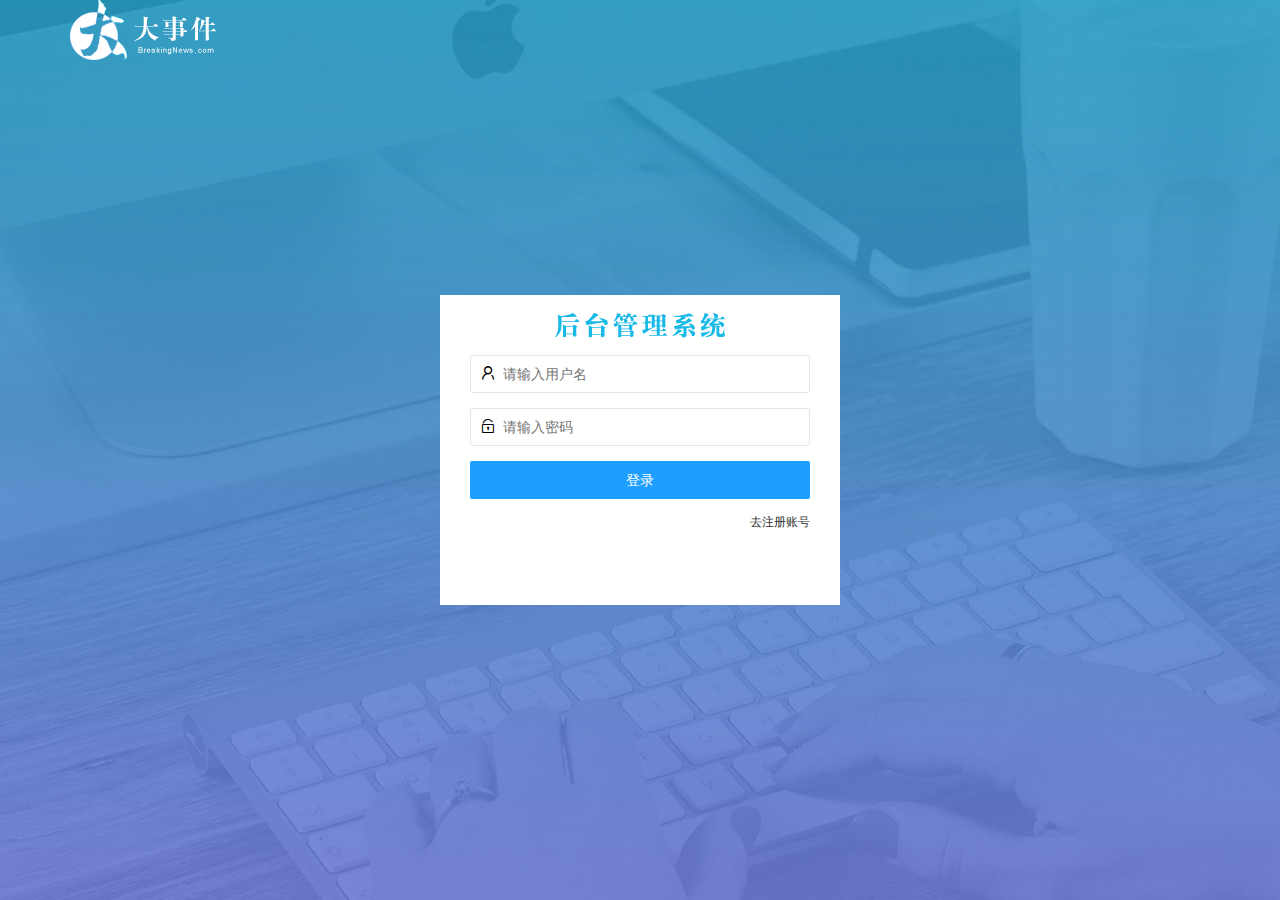
<file: login.html>
<!DOCTYPE html>
<html lang="en">

<head>
    <meta charset="UTF-8" />
    <meta name="viewport" content="width=device-width, initial-scale=1.0" />
    <title>大事件-登录/注册</title>
    <!-- 导入 LayUI 的样式 -->
    <link rel="stylesheet" href="/assets/lib/layui/css/layui.css" />
    <!-- 导入自己的样式表 -->
    <link rel="stylesheet" href="/assets/css/login.css" />
</head>

<body>
    <!-- 头部的 Logo 区域 -->
    <div class="layui-main">
        <img src="/assets/images/logo.png" alt="" />
    </div>

    <!-- 登录注册区域 -->
    <div class="loginAndRegBox">
        <div class="title-box"></div>
        <!-- 登录的div -->
        <div class="login-box">
            <!-- 登录的表单 -->
            <form class="layui-form" id="form_login">
                <!-- 用户名 -->
                <div class="layui-form-item">
                    <i class="layui-icon layui-icon-username"></i>
                    <input type="text" name="username" required lay-verify="required" placeholder="请输入用户名" autocomplete="off" class="layui-input" />
                </div>
                <!-- 密码 -->
                <div class="layui-form-item">
                    <i class="layui-icon layui-icon-password"></i>
                    <input type="password" name="password" required lay-verify="required|pwd" placeholder="请输入密码" autocomplete="off" class="layui-input" />
                </div>
                <!-- 登录按钮 -->
                <div class="layui-form-item">
                    <!-- 注意：表单提交按钮和普通按钮的区别，就是 lay-submit 属性 -->
                    <button class="layui-btn layui-btn-fluid layui-btn-normal" lay-submit>登录</button>
                </div>
                <div class="layui-form-item links">
                    <a href="javascript:;" id="link_reg">去注册账号</a>
                </div>
            </form>
        </div>
        <!-- 注册的div -->
        <div class="reg-box">
            <!-- 注册的表单 -->
            <form class="layui-form" id="form_reg">
                <!-- 用户名 -->
                <div class="layui-form-item">
                    <i class="layui-icon layui-icon-username"></i>
                    <input type="text" name="username" required lay-verify="required" placeholder="请输入用户名" autocomplete="off" class="layui-input" />
                </div>
                <!-- 密码 -->
                <div class="layui-form-item">
                    <i class="layui-icon layui-icon-password"></i>
                    <input type="password" name="password" required lay-verify="required|pwd" placeholder="请输入密码" autocomplete="off" class="layui-input" />
                </div>
                <!-- 密码确认框 -->
                <div class="layui-form-item">
                    <i class="layui-icon layui-icon-password"></i>
                    <input type="password" name="repassword" required lay-verify="required|pwd|repwd" placeholder="再次确认密码" autocomplete="off" class="layui-input" />
                </div>
                <!-- 注册按钮 -->
                <div class="layui-form-item">
                    <!-- 注意：表单提交按钮和普通按钮的区别，就是 lay-submit 属性 -->
                    <button class="layui-btn layui-btn-fluid layui-btn-normal" lay-submit>注册</button>
                </div>
                <div class="layui-form-item links">
                    <a href="javascript:;" id="link_login">去登录</a>
                </div>
            </form>
        </div>
    </div>
    <!-- 导入lay的js文件 -->
    <script src="/assets/lib/layui/layui.all.js"></script>
    <!-- 导入 JQuery -->
    <script src="/assets/lib/jquery.js"></script>
    <!-- 导入 baseAPI -->
    <script src="/assets/js/baseAPI.js"></script>
    <!-- 导入自己的 JavaScript 脚本 -->
    <script src="/assets/js/login.js"></script>
</body>

</html>
</file>
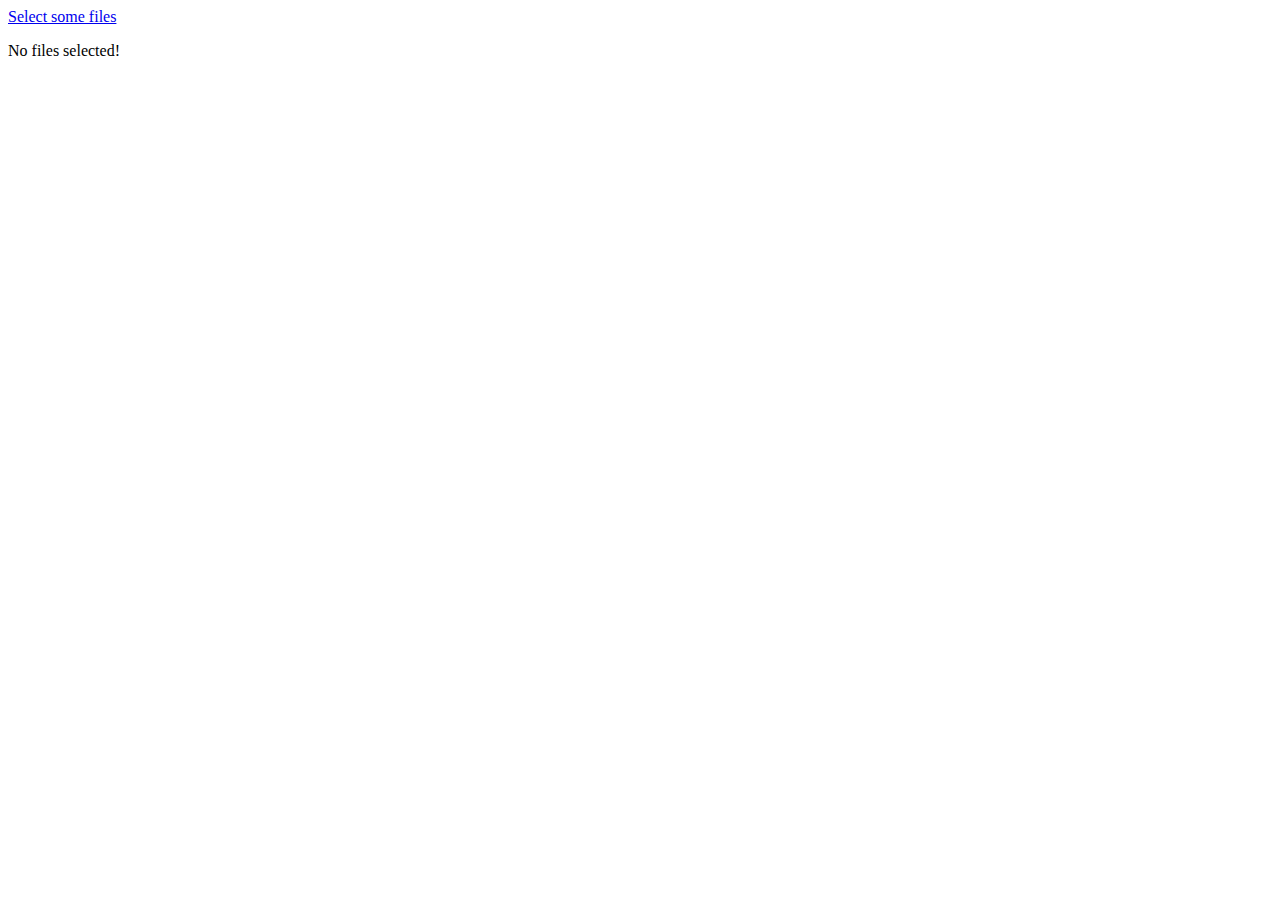
<file: test.html>
<!DOCTYPE html>
<html lang="en">

<head>
    <meta charset="UTF-8">
    <meta http-equiv="X-UA-Compatible" content="IE=edge">
    <meta name="viewport" content="width=device-width, initial-scale=1.0">
    <title>Document</title>
</head>

<body>
    <!-- 将被隐藏掉的文件上传域 -->
    <input type="file" id="fileElem" multiple accept="image/*" style="display:none" onchange="handleFiles(this.files)">
    <!-- 触发文件上传的a链接 -->
    <a href="#" id="fileSelect">Select some files</a>
    <!-- 显示图片域 -->
    <div id="fileList">
        <p>No files selected!</p>
    </div>
    <script>
        window.URL = window.URL || window.webkitURL;

        var fileSelect = document.getElementById("fileSelect"), //获取文件上传a连接
            fileElem = document.getElementById("fileElem"), //获取隐藏掉的文件上传域
            fileList = document.getElementById("fileList"); //获取图片显示域

        //通过点击文件上传a连接，来模拟点击了文件上传域，目的是文件上传域太丑
        fileSelect.addEventListener("click", function(e) {
            if (fileElem) {
                fileElem.click();
            }
            //添加了一个 # 的a链接，点击了之后会跑到顶部
            e.preventDefault(); // prevent navigation to "#"
        }, false);

        //使用change事件调用本函数，并将用户选择的 文件组传递过来
        function handleFiles(files) {
            //长度为0取反，图片显示域显示如下文本
            if (!files.length) {
                fileList.innerHTML = "<p>No files selected!</p>";
            } else {
                //先将文件显示域的文本定义为空
                fileList.innerHTML = "";
                //创建ul
                var list = document.createElement("ul");
                //将创建好的ul追加到文件显示域中
                fileList.appendChild(list);
                //遍历文件组
                for (var i = 0; i < files.length; i++) {
                    //创建li
                    var li = document.createElement("li");
                    //追加li到ul中
                    list.appendChild(li);
                    //创建img标签
                    var img = document.createElement("img");
                    //将用户上传的图片中的第i个转化为一个http连接，并赋值给img标签的src
                    img.src = window.URL.createObjectURL(files[i]);
                    //定义图片高
                    img.height = 60;
                    //当图片加载完毕后
                    img.onload = function() {
                            //将当前生成的src销毁掉
                            window.URL.revokeObjectURL(this.src);
                        }
                        //将img标签追加到li中
                    li.appendChild(img);
                    //创建span标签，同时显示文件相关信息
                    var info = document.createElement("span");
                    info.innerHTML = files[i].name + ": " + files[i].size + " bytes";
                    li.appendChild(info);
                }
            }
        }
    </script>
</body>

</html>
</file>
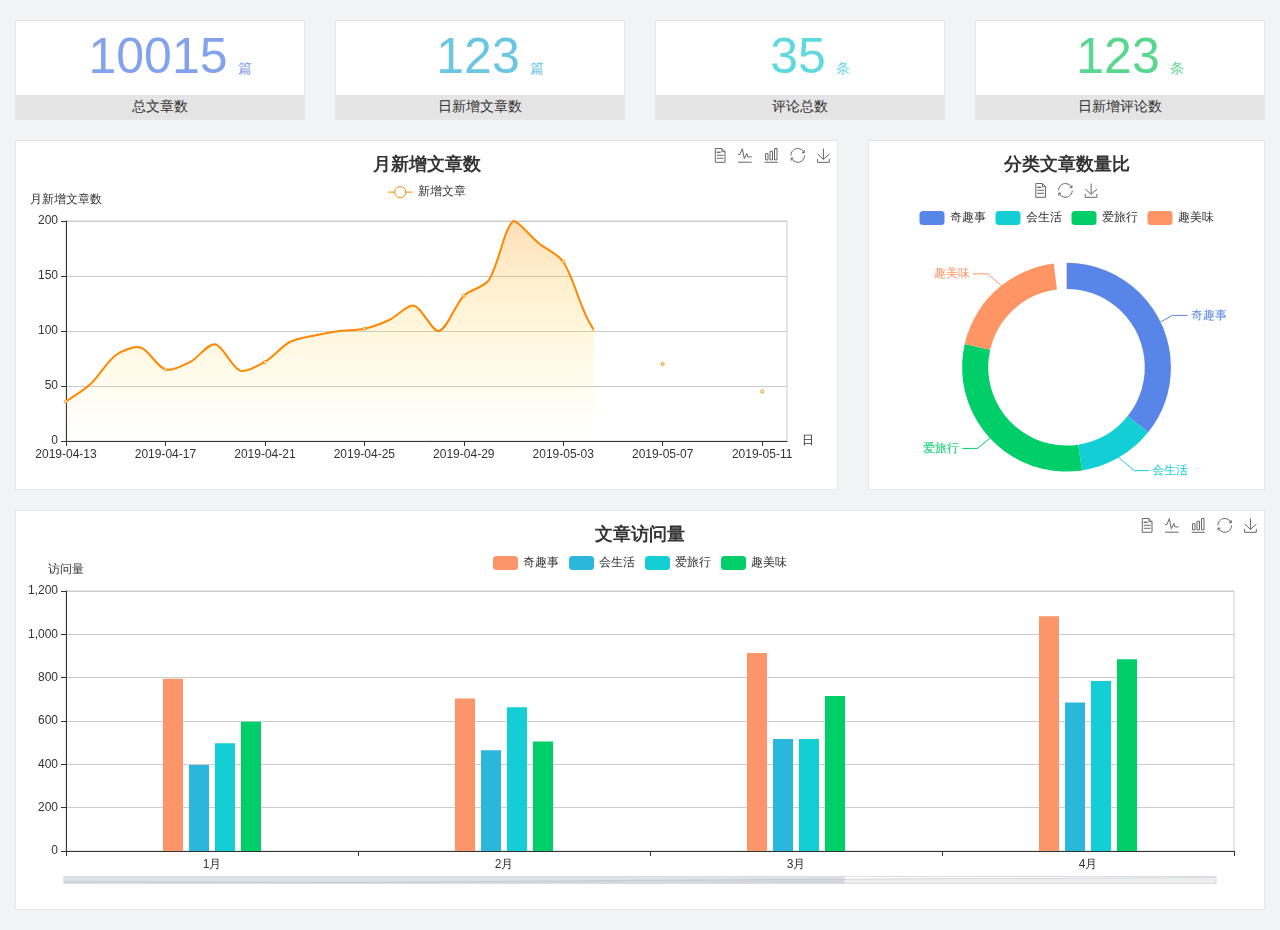
<file: home/dashboard.html>
<!DOCTYPE html>
<html lang="en">

<head>
  <meta charset="UTF-8">
  <meta name="viewport" content="width=device-width, initial-scale=1.0">
  <meta http-equiv="X-UA-Compatible" content="ie=edge">
  <title>图表统计</title>
  <link rel="stylesheet" href="../../assets/lib/bootstrap.css" />
  <link rel="stylesheet" href="../../assets/lib/main.css" />
  <script src="../../assets/lib/jquery.js"></script>
  <script type="text/javascript" src="../../assets/lib/echarts.min.js"></script>
</head>

<body>
  <div class="container-fluid">
    <div class="row spannel_list">
      <div class="col-sm-3 col-xs-6">
        <div class="spannel">
          <em>10015</em><span>篇</span>
          <b>总文章数</b>
        </div>
      </div>
      <div class="col-sm-3 col-xs-6">
        <div class="spannel scolor01">
          <em>123</em><span>篇</span>
          <b>日新增文章数</b>
        </div>
      </div>
      <div class="col-sm-3 col-xs-6">
        <div class="spannel scolor02">
          <em>35</em><span>条</span>
          <b>评论总数</b>
        </div>
      </div>
      <div class="col-sm-3 col-xs-6">
        <div class="spannel scolor03">
          <em>123</em><span>条</span>
          <b>日新增评论数</b>
        </div>
      </div>
    </div>
  </div>

  <div class="container-fluid">
    <div class="row curve-pie">
      <div class="col-lg-8 col-md-8">
        <div class="gragh_pannel" id="curve_show"></div>
      </div>
      <div class="col-lg-4 col-md-4">
        <div class="gragh_pannel" id="pie_show"></div>
      </div>
    </div>
  </div>

  <div class="container-fluid">
    <div class="column_pannel" id="column_show"></div>
  </div>

  <script>
    var oChart = echarts.init(document.getElementById('curve_show'));
    var aList_all = [
      { 'count': 36, 'date': '2019-04-13' },
      { 'count': 52, 'date': '2019-04-14' },
      { 'count': 78, 'date': '2019-04-15' },
      { 'count': 85, 'date': '2019-04-16' },
      { 'count': 65, 'date': '2019-04-17' },
      { 'count': 72, 'date': '2019-04-18' },
      { 'count': 88, 'date': '2019-04-19' },
      { 'count': 64, 'date': '2019-04-20' },
      { 'count': 72, 'date': '2019-04-21' },
      { 'count': 90, 'date': '2019-04-22' },
      { 'count': 96, 'date': '2019-04-23' },
      { 'count': 100, 'date': '2019-04-24' },
      { 'count': 102, 'date': '2019-04-25' },
      { 'count': 110, 'date': '2019-04-26' },
      { 'count': 123, 'date': '2019-04-27' },
      { 'count': 100, 'date': '2019-04-28' },
      { 'count': 132, 'date': '2019-04-29' },
      { 'count': 146, 'date': '2019-04-30' },
      { 'count': 200, 'date': '2019-05-01' },
      { 'count': 180, 'date': '2019-05-02' },
      { 'count': 163, 'date': '2019-05-03' },
      { 'count': 110, 'date': '2019-05-04' },
      { 'count': 80, 'date': '2019-05-05' },
      { 'count': 82, 'date': '2019-05-06' },
      { 'count': 70, 'date': '2019-05-07' },
      { 'count': 65, 'date': '2019-05-08' },
      { 'count': 54, 'date': '2019-05-09' },
      { 'count': 40, 'date': '2019-05-10' },
      { 'count': 45, 'date': '2019-05-11' },
      { 'count': 38, 'date': '2019-05-12' },
    ];

    let aCount = [];
    let aDate = [];

    for (var i = 0; i < aList_all.length; i++) {
      aCount.push(aList_all[i].count);
      aDate.push(aList_all[i].date);
    }

    var chartopt = {
      title: {
        text: '月新增文章数',
        left: 'center',
        top: '10'
      },
      tooltip: {
        trigger: 'axis'
      },
      legend: {
        data: ['新增文章'],
        top: '40'
      },
      toolbox: {
        show: true,
        feature: {
          mark: { show: true },
          dataView: { show: true, readOnly: false },
          magicType: { show: true, type: ['line', 'bar'] },
          restore: { show: true },
          saveAsImage: { show: true }
        }
      },
      calculable: true,
      xAxis: [
        {
          name: '日',
          type: 'category',
          boundaryGap: false,
          data: aDate
        }
      ],
      yAxis: [
        {
          name: '月新增文章数',
          type: 'value'
        }
      ],
      series: [
        {
          name: '新增文章',
          type: 'line',
          smooth: true,
          itemStyle: { normal: { areaStyle: { type: 'default' }, color: '#f80' }, lineStyle: { color: '#f80' } },
          data: aCount
        }],
      areaStyle: {
        normal: {
          color: new echarts.graphic.LinearGradient(0, 0, 0, 1, [{
            offset: 0,
            color: 'rgba(255,136,0,0.39)'
          }, {
            offset: .34,
            color: 'rgba(255,180,0,0.25)'
          }, {
            offset: 1,
            color: 'rgba(255,222,0,0.00)'
          }])

        }
      },
      grid: {
        show: true,
        x: 50,
        x2: 50,
        y: 80,
        height: 220
      }
    };

    oChart.setOption(chartopt);


    var oPie = echarts.init(document.getElementById('pie_show'));
    var oPieopt =
    {
      title: {
        top: 10,
        text: '分类文章数量比',
        x: 'center'
      },
      tooltip: {
        trigger: 'item',
        formatter: "{a} <br/>{b} : {c} ({d}%)"
      },
      color: ['#5885e8', '#13cfd5', '#00ce68', '#ff9565'],
      legend: {
        x: 'center',
        top: 65,
        data: ['奇趣事', '会生活', '爱旅行', '趣美味']
      },
      toolbox: {
        show: true,
        x: 'center',
        top: 35,
        feature: {
          mark: { show: true },
          dataView: { show: true, readOnly: false },
          magicType: {
            show: true,
            type: ['pie', 'funnel'],
            option: {
              funnel: {
                x: '25%',
                width: '50%',
                funnelAlign: 'left',
                max: 1548
              }
            }
          },
          restore: { show: true },
          saveAsImage: { show: true }
        }
      },
      calculable: true,
      series: [
        {
          name: '访问来源',
          type: 'pie',
          radius: ['45%', '60%'],
          center: ['50%', '65%'],
          data: [
            { value: 300, name: '奇趣事' },
            { value: 100, name: '会生活' },
            { value: 260, name: '爱旅行' },
            { value: 180, name: '趣美味' }
          ]
        }
      ]
    };
    oPie.setOption(oPieopt);



    var oColumn = this.echarts.init(document.getElementById('column_show'));
    var oColumnopt =
    {
      title: {
        text: '文章访问量',
        left: 'center',
        top: '10'
      },
      tooltip: {
        trigger: 'axis'
      },
      legend: {
        data: ['奇趣事', '会生活', '爱旅行', '趣美味'],
        top: '40'
      },
      toolbox: {
        show: true,
        feature: {
          mark: { show: true },
          dataView: { show: true, readOnly: false },
          magicType: { show: true, type: ['line', 'bar'] },
          restore: { show: true },
          saveAsImage: { show: true }
        }
      },
      calculable: true,
      xAxis: [
        {
          type: 'category',
          data: ['1月', '2月', '3月', '4月', '5月']
        }
      ],
      yAxis: [
        {
          name: '访问量',
          type: 'value'
        }
      ],
      series: [
        {
          name: '奇趣事',
          type: 'bar',
          barWidth: 20,
          itemStyle: {
            normal: { areaStyle: { type: 'default' }, color: '#fd956a' }
          },
          data: [800, 708, 920, 1090, 1200]
        },
        {
          name: '会生活',
          type: 'bar',
          barWidth: 20,
          itemStyle: {
            normal: { areaStyle: { type: 'default' }, color: '#2bb6db' }
          },
          data: [400, 468, 520, 690, 800]
        },
        {
          name: '爱旅行',
          type: 'bar',
          barWidth: 20,
          itemStyle: {
            normal: { areaStyle: { type: 'default' }, color: '#13cfd5' }
          },
          data: [500, 668, 520, 790, 900]
        },
        {
          name: '趣美味',
          type: 'bar',
          barWidth: 20,
          itemStyle: {
            normal: { areaStyle: { type: 'default' }, color: '#00ce68' }
          },
          data: [600, 508, 720, 890, 1000]
        }
      ],
      grid: {
        show: true,
        x: 50,
        x2: 30,
        y: 80,
        height: 260
      },
      dataZoom: [//给x轴设置滚动条
        {
          start: 0,//默认为0
          end: 100 - 1000 / 31,//默认为100
          type: 'slider',
          show: true,
          xAxisIndex: [0],
          handleSize: 0,//滑动条的 左右2个滑动条的大小
          height: 8,//组件高度
          left: 45, //左边的距离
          right: 50,//右边的距离
          bottom: 26,//右边的距离
          handleColor: '#ddd',//h滑动图标的颜色
          handleStyle: {
            borderColor: "#cacaca",
            borderWidth: "1",
            shadowBlur: 2,
            background: "#ddd",
            shadowColor: "#ddd",
          }
        }]
    };
    oColumn.setOption(oColumnopt);
  </script>
</body>

</html>
</file>
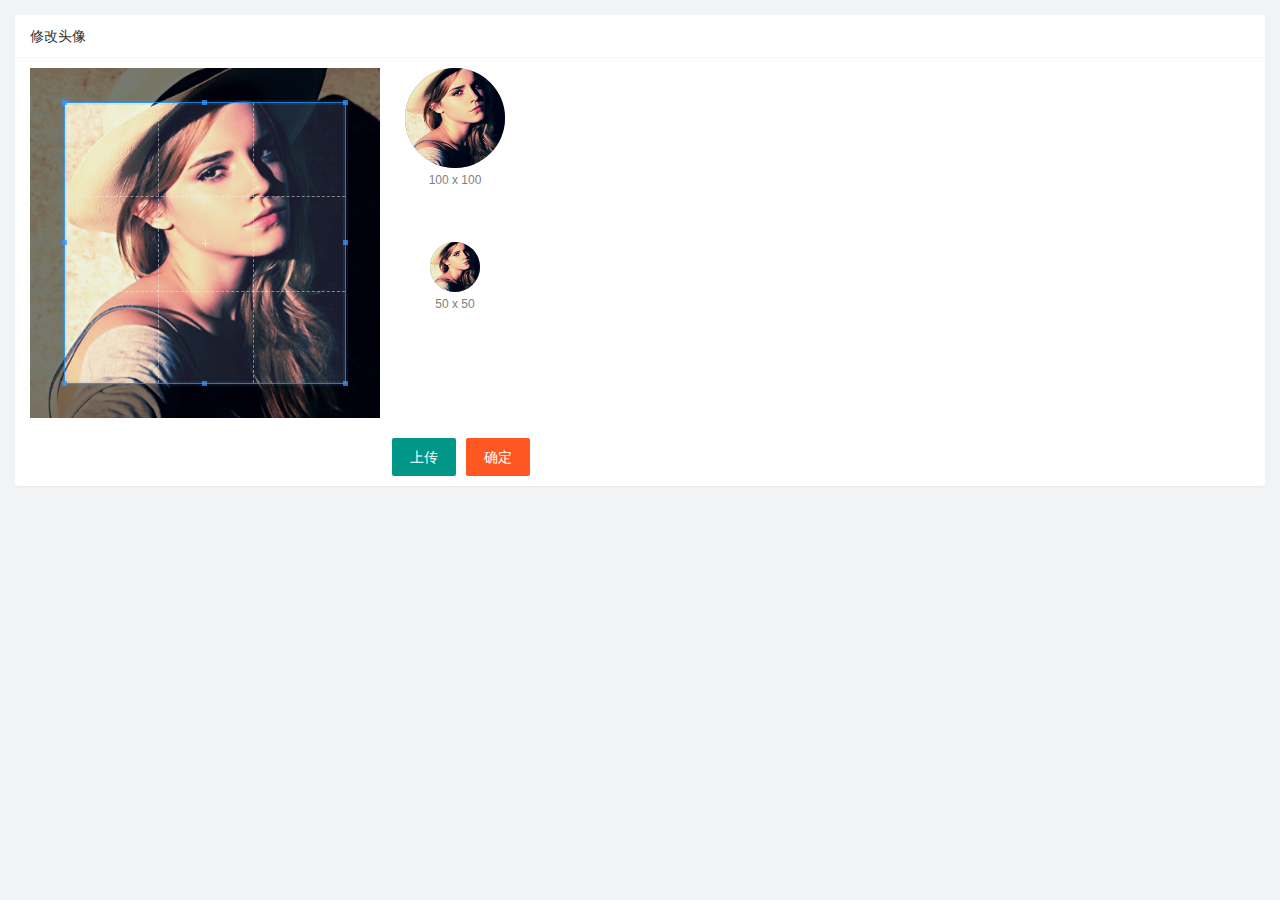
<file: user/user_avatar.html>
<!DOCTYPE html>
<html lang="en">

<head>
    <meta charset="UTF-8">
    <meta http-equiv="X-UA-Compatible" content="IE=edge">
    <meta name="viewport" content="width=device-width, initial-scale=1.0">
    <title>Document</title>
    <link rel="stylesheet" href="/assets/lib/layui/css/layui.css">
    <!-- 裁剪插件css代码 -->
    <link rel="stylesheet" href="/assets/lib/cropper/cropper.css" />
    <link rel="stylesheet" href="/assets/css/user/user_avatar.css">
</head>

<body>
    <div class="layui-card">
        <div class="layui-card-header">修改头像</div>
        <div class="layui-card-body">
            <!-- 第一行的图片裁剪和预览区域 -->
            <div class="row1">
                <!-- 图片裁剪区域 -->
                <div class="cropper-box">
                    <!-- 这个 img 标签很重要，将来会把它初始化为裁剪区域 -->
                    <img id="image" src="/assets/images/sample.jpg" />
                </div>
                <!-- 图片的预览区域 -->
                <div class="preview-box">
                    <div>
                        <!-- 宽高为 100px 的预览区域 -->
                        <div class="img-preview w100"></div>
                        <p class="size">100 x 100</p>
                    </div>
                    <div>
                        <!-- 宽高为 50px 的预览区域 -->
                        <div class="img-preview w50"></div>
                        <p class="size">50 x 50</p>
                    </div>
                </div>
            </div>

            <!-- 第二行的按钮区域 -->
            <div class="row2">
                <input type="file" id="file" accept="image/png,image/jpeg">
                <button type="button" id="btnChooseImage" class="layui-btn">上传</button>
                <button type="button" class="layui-btn layui-btn-danger" id="btnUpload">确定</button>
            </div>
        </div>
    </div>

    <script src="/assets/lib/layui/layui.all.js"></script>
    <script src="/assets/lib/jquery.js"></script>
    <script src="/assets/lib/cropper/Cropper.js"></script>
    <script src="/assets/lib/cropper/jquery-cropper.js"></script>

    <script src="/assets/js/baseAPI.js"></script>
    <!-- 引入自己的js样式 -->
    <script src="/assets/js/user/user_avatar.js"></script>
</body>

</html>
</file>
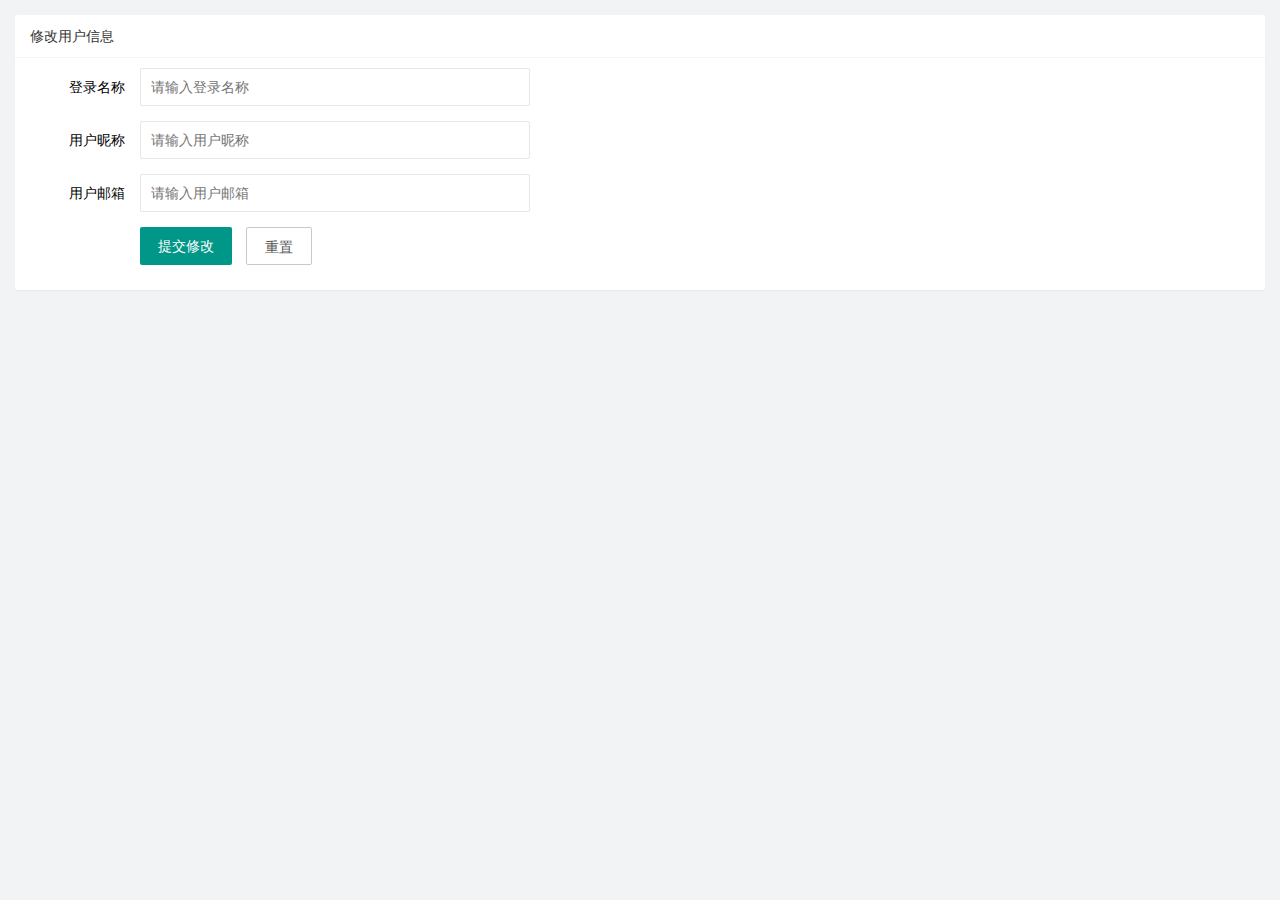
<file: user/user_info.html>
<!DOCTYPE html>
<html lang="en">

<head>
    <meta charset="UTF-8">
    <meta http-equiv="X-UA-Compatible" content="IE=edge">
    <meta name="viewport" content="width=device-width, initial-scale=1.0">
    <title>Document</title>
    <!-- 导入layui 的样式 -->
    <link rel="stylesheet" href="/assets/lib/layui/css/layui.css">
    <!-- 导入自己的css样式 -->
    <link rel="stylesheet" href="/assets/css/user/user_info.css">
</head>

<body>
    <!-- 卡片区域 -->
    <div class="layui-card">
        <div class="layui-card-header">修改用户信息</div>
        <div class="layui-card-body">

            <form class="layui-form" lay-filter='formUserInfo'>
                <!-- 因为更新用户信息需要携带一个id参数，我们可以使用一个隐藏域来实现 -->
                <input type="hidden" name="id">

                <div class="layui-form-item">
                    <label class="layui-form-label">登录名称</label>
                    <div class="layui-input-block">
                        <input type="text" name="username" required lay-verify="required" placeholder="请输入登录名称" autocomplete="off" class="layui-input" readonly>
                    </div>
                </div>

                <div class="layui-form-item">
                    <label class="layui-form-label">用户昵称</label>
                    <div class="layui-input-block">
                        <input type="text" name="nickname" required lay-verify="required|nickname" placeholder="请输入用户昵称" autocomplete="off" class="layui-input">
                    </div>
                </div>

                <div class="layui-form-item">
                    <label class="layui-form-label">用户邮箱</label>
                    <div class="layui-input-block">
                        <input type="text" name="email" required lay-verify="required|email" placeholder="请输入用户邮箱" autocomplete="off" class="layui-input">
                    </div>
                </div>

                <div class="layui-form-item">
                    <div class="layui-input-block">
                        <button class="layui-btn" lay-submit lay-filter="formDemo">提交修改</button>
                        <button id="btnReset" type="reset" class="layui-btn layui-btn-primary">重置</button>
                    </div>
                </div>
            </form>
        </div>
    </div>
    <!-- 导入 layui的js文件 -->
    <script src="/assets/lib/layui/layui.all.js"></script>
    <!-- 导入jquery -->
    <script src="/assets/lib/jquery.js"></script>
    <!-- 导入baseAPI -->
    <script src="/assets/js/baseAPI.js"></script>
    <!-- 导入自己的js -->
    <script src="/assets/js/user/user_info.js"></script>
</body>

</html>
</file>
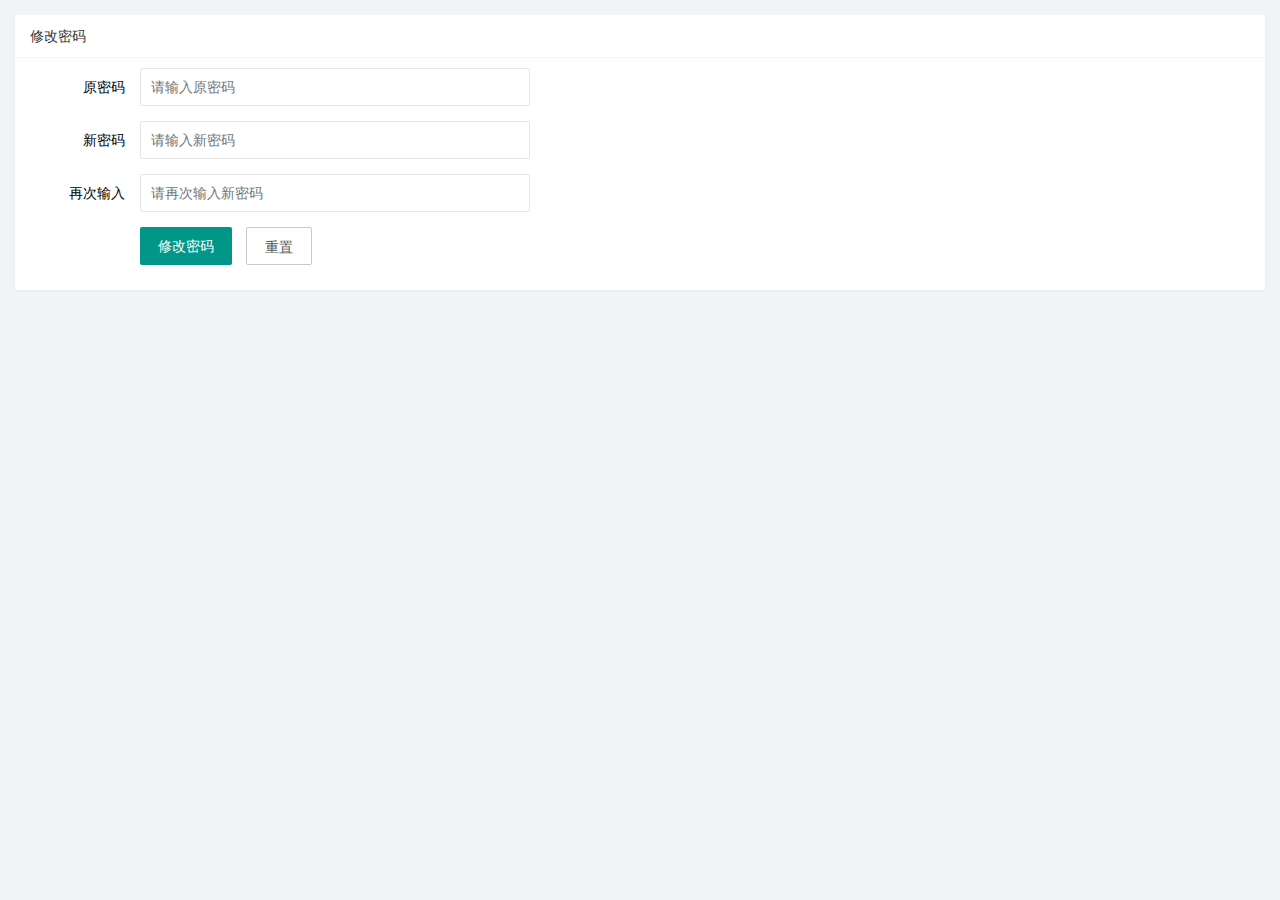
<file: user/user_pwd.html>
<!DOCTYPE html>
<html lang="en">

<head>
    <meta charset="UTF-8">
    <meta http-equiv="X-UA-Compatible" content="IE=edge">
    <meta name="viewport" content="width=device-width, initial-scale=1.0">
    <title>Document</title>
    <!-- 引入layui css文件 -->
    <link rel="stylesheet" href="/assets/lib/layui/css/layui.css">
    <!-- 引入自己的css文件 -->
    <link rel="stylesheet" href="/assets/css/user/user_pwd.css">
</head>

<body>
    <!-- 卡片区域 -->
    <div class="layui-card">
        <div class="layui-card-header">修改密码</div>
        <div class="layui-card-body">
            <form class="layui-form" action="">
                <div class="layui-form-item">
                    <label class="layui-form-label">原密码</label>
                    <div class="layui-input-block">
                        <input type="password" name="oldPwd" required lay-verify="required|pwd" placeholder="请输入原密码" autocomplete="off" class="layui-input">
                    </div>
                </div>

                <div class="layui-form-item">
                    <label class="layui-form-label">新密码</label>
                    <div class="layui-input-block">
                        <input type="password" name="newPwd" required lay-verify="required|pwd|samePwd" placeholder="请输入新密码" autocomplete="off" class="layui-input">
                    </div>
                </div>

                <div class="layui-form-item">
                    <label class="layui-form-label">再次输入</label>
                    <div class="layui-input-block">
                        <input type="password" name="rePwd" required lay-verify="required|pwd|rePwd" placeholder="请再次输入新密码" autocomplete="off" class="layui-input">
                    </div>
                </div>

                <div class="layui-form-item">
                    <div class="layui-input-block">
                        <button class="layui-btn" lay-submit lay-filter="formDemo">修改密码</button>
                        <button type="reset" class="layui-btn layui-btn-primary">重置</button>
                    </div>
                </div>
            </form>
        </div>
    </div>
    <!-- 导入layui的js -->
    <script src="/assets/lib/layui/layui.all.js"></script>
    <script src="/assets/lib/jquery.js"></script>
    <script src="/assets/js/baseAPI.js"></script>
    <script src="/assets/js/user/user_pwd.js"></script>
</body>

</html>
</file>
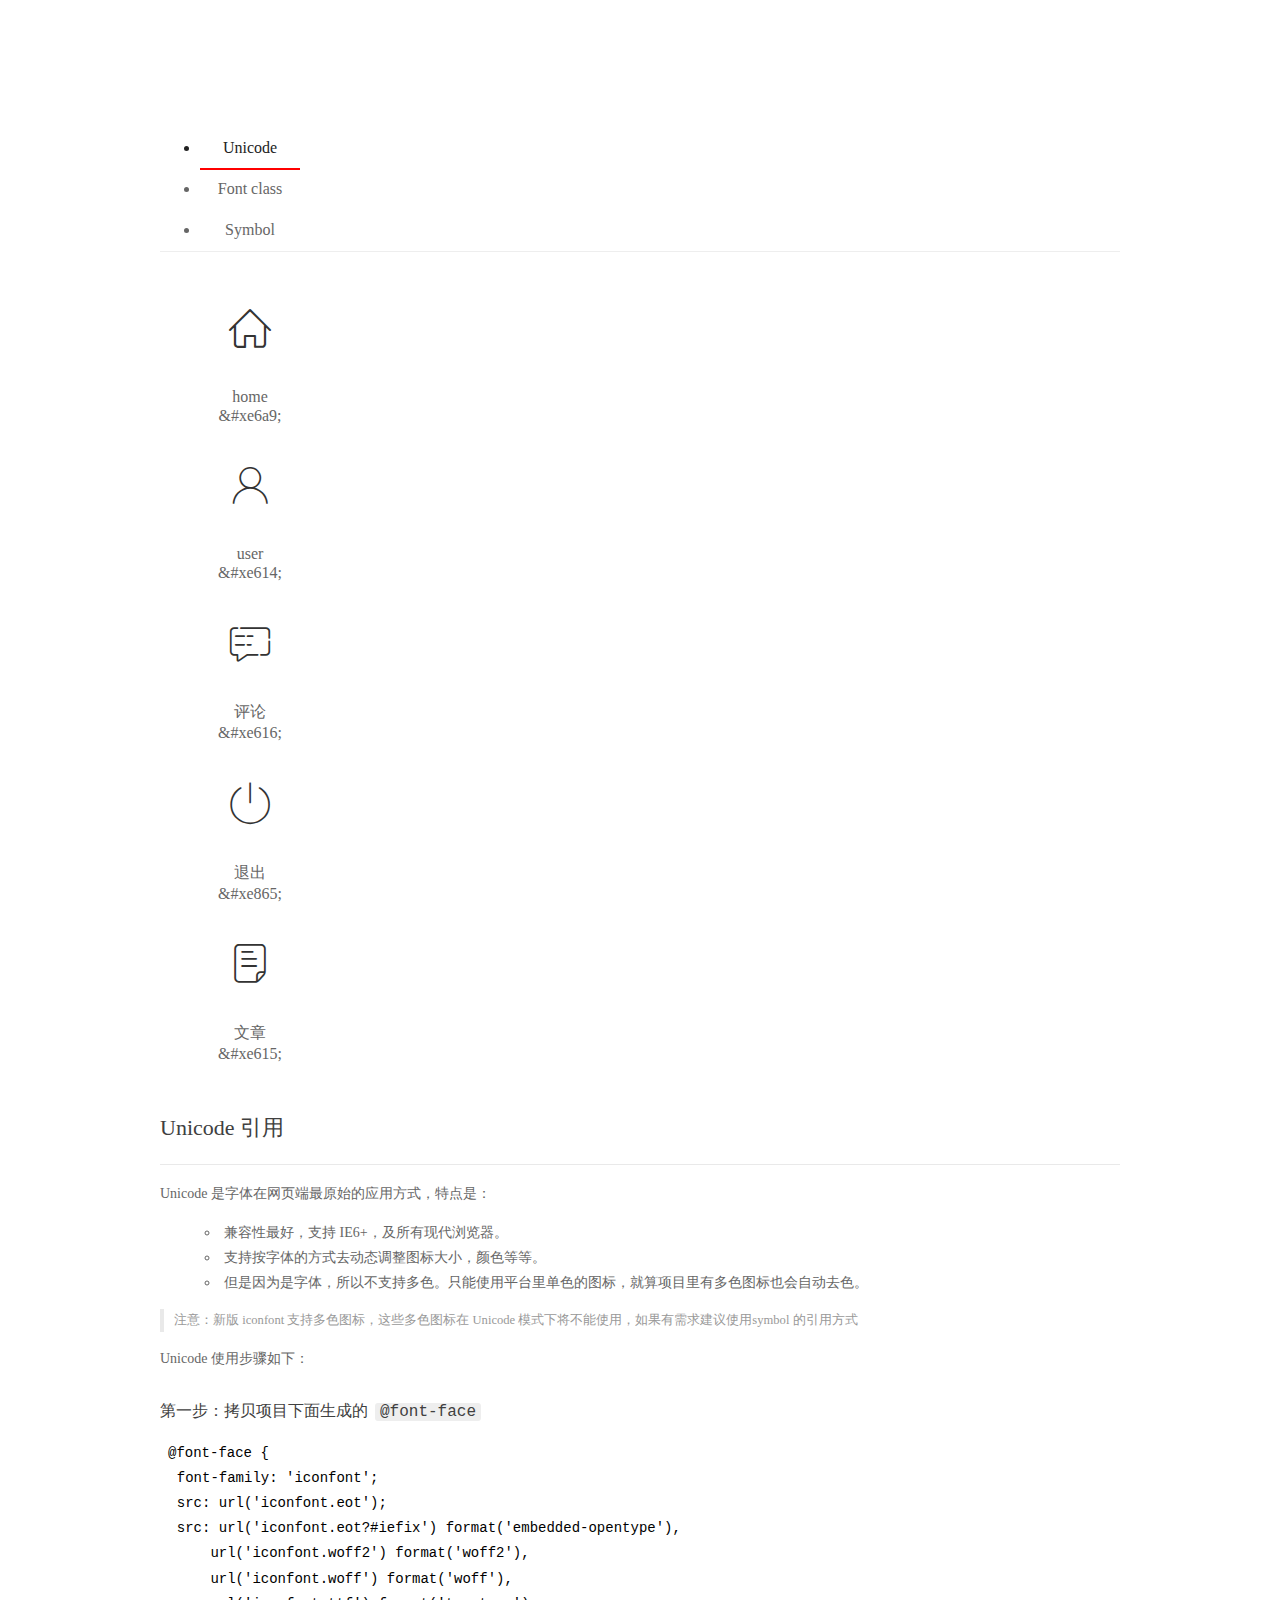
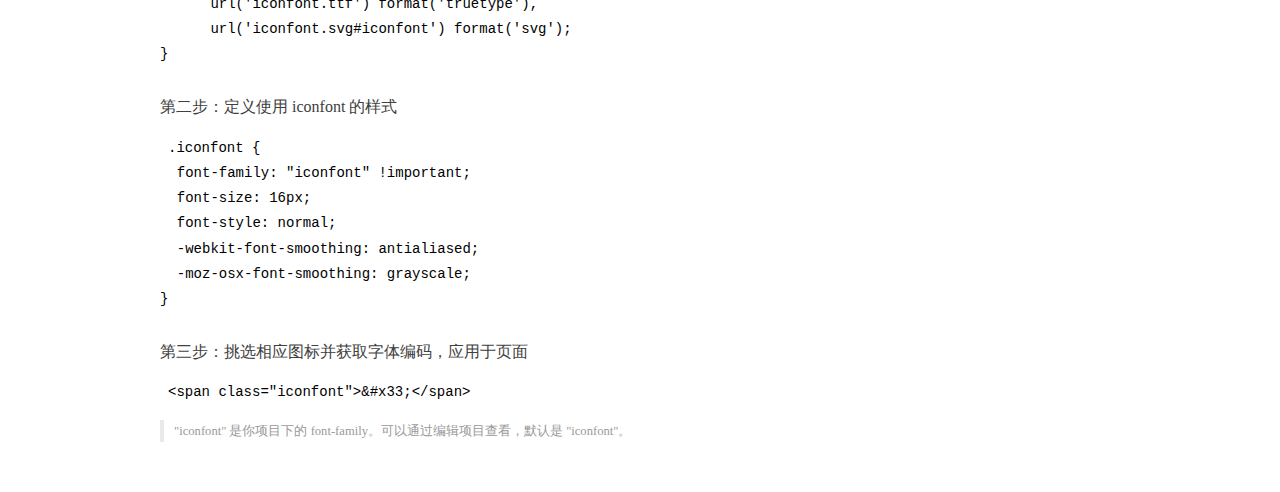
<file: assets/fonts/demo_index.html>
<!DOCTYPE html>
<html>
<head>
  <meta charset="utf-8"/>
  <title>IconFont Demo</title>
  <link rel="shortcut icon" href="https://gtms04.alicdn.com/tps/i4/TB1_oz6GVXXXXaFXpXXJDFnIXXX-64-64.ico" type="image/x-icon"/>
  <link rel="stylesheet" href="https://g.alicdn.com/thx/cube/1.3.2/cube.min.css">
  <link rel="stylesheet" href="demo.css">
  <link rel="stylesheet" href="iconfont.css">
  <script src="iconfont.js"></script>
  <!-- jQuery -->
  <script src="https://a1.alicdn.com/oss/uploads/2018/12/26/7bfddb60-08e8-11e9-9b04-53e73bb6408b.js"></script>
  <!-- 代码高亮 -->
  <script src="https://a1.alicdn.com/oss/uploads/2018/12/26/a3f714d0-08e6-11e9-8a15-ebf944d7534c.js"></script>
</head>
<body>
  <div class="main">
    <h1 class="logo"><a href="https://www.iconfont.cn/" title="iconfont 首页" target="_blank">&#xe86b;</a></h1>
    <div class="nav-tabs">
      <ul id="tabs" class="dib-box">
        <li class="dib active"><span>Unicode</span></li>
        <li class="dib"><span>Font class</span></li>
        <li class="dib"><span>Symbol</span></li>
      </ul>
      
    </div>
    <div class="tab-container">
      <div class="content unicode" style="display: block;">
          <ul class="icon_lists dib-box">
          
            <li class="dib">
              <span class="icon iconfont">&#xe6a9;</span>
                <div class="name">home</div>
                <div class="code-name">&amp;#xe6a9;</div>
              </li>
          
            <li class="dib">
              <span class="icon iconfont">&#xe614;</span>
                <div class="name">user</div>
                <div class="code-name">&amp;#xe614;</div>
              </li>
          
            <li class="dib">
              <span class="icon iconfont">&#xe616;</span>
                <div class="name">评论</div>
                <div class="code-name">&amp;#xe616;</div>
              </li>
          
            <li class="dib">
              <span class="icon iconfont">&#xe865;</span>
                <div class="name">退出</div>
                <div class="code-name">&amp;#xe865;</div>
              </li>
          
            <li class="dib">
              <span class="icon iconfont">&#xe615;</span>
                <div class="name">文章</div>
                <div class="code-name">&amp;#xe615;</div>
              </li>
          
          </ul>
          <div class="article markdown">
          <h2 id="unicode-">Unicode 引用</h2>
          <hr>

          <p>Unicode 是字体在网页端最原始的应用方式，特点是：</p>
          <ul>
            <li>兼容性最好，支持 IE6+，及所有现代浏览器。</li>
            <li>支持按字体的方式去动态调整图标大小，颜色等等。</li>
            <li>但是因为是字体，所以不支持多色。只能使用平台里单色的图标，就算项目里有多色图标也会自动去色。</li>
          </ul>
          <blockquote>
            <p>注意：新版 iconfont 支持多色图标，这些多色图标在 Unicode 模式下将不能使用，如果有需求建议使用symbol 的引用方式</p>
          </blockquote>
          <p>Unicode 使用步骤如下：</p>
          <h3 id="-font-face">第一步：拷贝项目下面生成的 <code>@font-face</code></h3>
<pre><code class="language-css"
>@font-face {
  font-family: 'iconfont';
  src: url('iconfont.eot');
  src: url('iconfont.eot?#iefix') format('embedded-opentype'),
      url('iconfont.woff2') format('woff2'),
      url('iconfont.woff') format('woff'),
      url('iconfont.ttf') format('truetype'),
      url('iconfont.svg#iconfont') format('svg');
}
</code></pre>
          <h3 id="-iconfont-">第二步：定义使用 iconfont 的样式</h3>
<pre><code class="language-css"
>.iconfont {
  font-family: "iconfont" !important;
  font-size: 16px;
  font-style: normal;
  -webkit-font-smoothing: antialiased;
  -moz-osx-font-smoothing: grayscale;
}
</code></pre>
          <h3 id="-">第三步：挑选相应图标并获取字体编码，应用于页面</h3>
<pre>
<code class="language-html"
>&lt;span class="iconfont"&gt;&amp;#x33;&lt;/span&gt;
</code></pre>
          <blockquote>
            <p>"iconfont" 是你项目下的 font-family。可以通过编辑项目查看，默认是 "iconfont"。</p>
          </blockquote>
          </div>
      </div>
      <div class="content font-class">
        <ul class="icon_lists dib-box">
          
          <li class="dib">
            <span class="icon iconfont icon-home"></span>
            <div class="name">
              home
            </div>
            <div class="code-name">.icon-home
            </div>
          </li>
          
          <li class="dib">
            <span class="icon iconfont icon-user"></span>
            <div class="name">
              user
            </div>
            <div class="code-name">.icon-user
            </div>
          </li>
          
          <li class="dib">
            <span class="icon iconfont icon-pinglun"></span>
            <div class="name">
              评论
            </div>
            <div class="code-name">.icon-pinglun
            </div>
          </li>
          
          <li class="dib">
            <span class="icon iconfont icon-tuichu"></span>
            <div class="name">
              退出
            </div>
            <div class="code-name">.icon-tuichu
            </div>
          </li>
          
          <li class="dib">
            <span class="icon iconfont icon-16"></span>
            <div class="name">
              文章
            </div>
            <div class="code-name">.icon-16
            </div>
          </li>
          
        </ul>
        <div class="article markdown">
        <h2 id="font-class-">font-class 引用</h2>
        <hr>

        <p>font-class 是 Unicode 使用方式的一种变种，主要是解决 Unicode 书写不直观，语意不明确的问题。</p>
        <p>与 Unicode 使用方式相比，具有如下特点：</p>
        <ul>
          <li>兼容性良好，支持 IE8+，及所有现代浏览器。</li>
          <li>相比于 Unicode 语意明确，书写更直观。可以很容易分辨这个 icon 是什么。</li>
          <li>因为使用 class 来定义图标，所以当要替换图标时，只需要修改 class 里面的 Unicode 引用。</li>
          <li>不过因为本质上还是使用的字体，所以多色图标还是不支持的。</li>
        </ul>
        <p>使用步骤如下：</p>
        <h3 id="-fontclass-">第一步：引入项目下面生成的 fontclass 代码：</h3>
<pre><code class="language-html">&lt;link rel="stylesheet" href="./iconfont.css"&gt;
</code></pre>
        <h3 id="-">第二步：挑选相应图标并获取类名，应用于页面：</h3>
<pre><code class="language-html">&lt;span class="iconfont icon-xxx"&gt;&lt;/span&gt;
</code></pre>
        <blockquote>
          <p>"
            iconfont" 是你项目下的 font-family。可以通过编辑项目查看，默认是 "iconfont"。</p>
        </blockquote>
      </div>
      </div>
      <div class="content symbol">
          <ul class="icon_lists dib-box">
          
            <li class="dib">
                <svg class="icon svg-icon" aria-hidden="true">
                  <use xlink:href="#icon-home"></use>
                </svg>
                <div class="name">home</div>
                <div class="code-name">#icon-home</div>
            </li>
          
            <li class="dib">
                <svg class="icon svg-icon" aria-hidden="true">
                  <use xlink:href="#icon-user"></use>
                </svg>
                <div class="name">user</div>
                <div class="code-name">#icon-user</div>
            </li>
          
            <li class="dib">
                <svg class="icon svg-icon" aria-hidden="true">
                  <use xlink:href="#icon-pinglun"></use>
                </svg>
                <div class="name">评论</div>
                <div class="code-name">#icon-pinglun</div>
            </li>
          
            <li class="dib">
                <svg class="icon svg-icon" aria-hidden="true">
                  <use xlink:href="#icon-tuichu"></use>
                </svg>
                <div class="name">退出</div>
                <div class="code-name">#icon-tuichu</div>
            </li>
          
            <li class="dib">
                <svg class="icon svg-icon" aria-hidden="true">
                  <use xlink:href="#icon-16"></use>
                </svg>
                <div class="name">文章</div>
                <div class="code-name">#icon-16</div>
            </li>
          
          </ul>
          <div class="article markdown">
          <h2 id="symbol-">Symbol 引用</h2>
          <hr>

          <p>这是一种全新的使用方式，应该说这才是未来的主流，也是平台目前推荐的用法。相关介绍可以参考这篇<a href="">文章</a>
            这种用法其实是做了一个 SVG 的集合，与另外两种相比具有如下特点：</p>
          <ul>
            <li>支持多色图标了，不再受单色限制。</li>
            <li>通过一些技巧，支持像字体那样，通过 <code>font-size</code>, <code>color</code> 来调整样式。</li>
            <li>兼容性较差，支持 IE9+，及现代浏览器。</li>
            <li>浏览器渲染 SVG 的性能一般，还不如 png。</li>
          </ul>
          <p>使用步骤如下：</p>
          <h3 id="-symbol-">第一步：引入项目下面生成的 symbol 代码：</h3>
<pre><code class="language-html">&lt;script src="./iconfont.js"&gt;&lt;/script&gt;
</code></pre>
          <h3 id="-css-">第二步：加入通用 CSS 代码（引入一次就行）：</h3>
<pre><code class="language-html">&lt;style&gt;
.icon {
  width: 1em;
  height: 1em;
  vertical-align: -0.15em;
  fill: currentColor;
  overflow: hidden;
}
&lt;/style&gt;
</code></pre>
          <h3 id="-">第三步：挑选相应图标并获取类名，应用于页面：</h3>
<pre><code class="language-html">&lt;svg class="icon" aria-hidden="true"&gt;
  &lt;use xlink:href="#icon-xxx"&gt;&lt;/use&gt;
&lt;/svg&gt;
</code></pre>
          </div>
      </div>

    </div>
  </div>
  <script>
  $(document).ready(function () {
      $('.tab-container .content:first').show()

      $('#tabs li').click(function (e) {
        var tabContent = $('.tab-container .content')
        var index = $(this).index()

        if ($(this).hasClass('active')) {
          return
        } else {
          $('#tabs li').removeClass('active')
          $(this).addClass('active')

          tabContent.hide().eq(index).fadeIn()
        }
      })
    })
  </script>
</body>
</html>
</file>
<file: assets/lib/layui/css/layui.css>
/** layui-v2.5.5 MIT License By https://www.layui.com */
 .layui-inline,img{display:inline-block;vertical-align:middle}h1,h2,h3,h4,h5,h6{font-weight:400}.layui-edge,.layui-header,.layui-inline,.layui-main{position:relative}.layui-body,.layui-edge,.layui-elip{overflow:hidden}.layui-btn,.layui-edge,.layui-inline,img{vertical-align:middle}.layui-btn,.layui-disabled,.layui-icon,.layui-unselect{-moz-user-select:none;-webkit-user-select:none;-ms-user-select:none}.layui-elip,.layui-form-checkbox span,.layui-form-pane .layui-form-label{text-overflow:ellipsis;white-space:nowrap}.layui-breadcrumb,.layui-tree-btnGroup{visibility:hidden}blockquote,body,button,dd,div,dl,dt,form,h1,h2,h3,h4,h5,h6,input,li,ol,p,pre,td,textarea,th,ul{margin:0;padding:0;-webkit-tap-highlight-color:rgba(0,0,0,0)}a:active,a:hover{outline:0}img{border:none}li{list-style:none}table{border-collapse:collapse;border-spacing:0}h4,h5,h6{font-size:100%}button,input,optgroup,option,select,textarea{font-family:inherit;font-size:inherit;font-style:inherit;font-weight:inherit;outline:0}pre{white-space:pre-wrap;white-space:-moz-pre-wrap;white-space:-pre-wrap;white-space:-o-pre-wrap;word-wrap:break-word}body{line-height:24px;font:14px Helvetica Neue,Helvetica,PingFang SC,Tahoma,Arial,sans-serif}hr{height:1px;margin:10px 0;border:0;clear:both}a{color:#333;text-decoration:none}a:hover{color:#777}a cite{font-style:normal;*cursor:pointer}.layui-border-box,.layui-border-box *{box-sizing:border-box}.layui-box,.layui-box *{box-sizing:content-box}.layui-clear{clear:both;*zoom:1}.layui-clear:after{content:'\20';clear:both;*zoom:1;display:block;height:0}.layui-inline{*display:inline;*zoom:1}.layui-edge{display:inline-block;width:0;height:0;border-width:6px;border-style:dashed;border-color:transparent}.layui-edge-top{top:-4px;border-bottom-color:#999;border-bottom-style:solid}.layui-edge-right{border-left-color:#999;border-left-style:solid}.layui-edge-bottom{top:2px;border-top-color:#999;border-top-style:solid}.layui-edge-left{border-right-color:#999;border-right-style:solid}.layui-disabled,.layui-disabled:hover{color:#d2d2d2!important;cursor:not-allowed!important}.layui-circle{border-radius:100%}.layui-show{display:block!important}.layui-hide{display:none!important}@font-face{font-family:layui-icon;src:url(../font/iconfont.eot?v=250);src:url(../font/iconfont.eot?v=250#iefix) format('embedded-opentype'),url(../font/iconfont.woff2?v=250) format('woff2'),url(../font/iconfont.woff?v=250) format('woff'),url(../font/iconfont.ttf?v=250) format('truetype'),url(../font/iconfont.svg?v=250#layui-icon) format('svg')}.layui-icon{font-family:layui-icon!important;font-size:16px;font-style:normal;-webkit-font-smoothing:antialiased;-moz-osx-font-smoothing:grayscale}.layui-icon-reply-fill:before{content:"\e611"}.layui-icon-set-fill:before{content:"\e614"}.layui-icon-menu-fill:before{content:"\e60f"}.layui-icon-search:before{content:"\e615"}.layui-icon-share:before{content:"\e641"}.layui-icon-set-sm:before{content:"\e620"}.layui-icon-engine:before{content:"\e628"}.layui-icon-close:before{content:"\1006"}.layui-icon-close-fill:before{content:"\1007"}.layui-icon-chart-screen:before{content:"\e629"}.layui-icon-star:before{content:"\e600"}.layui-icon-circle-dot:before{content:"\e617"}.layui-icon-chat:before{content:"\e606"}.layui-icon-release:before{content:"\e609"}.layui-icon-list:before{content:"\e60a"}.layui-icon-chart:before{content:"\e62c"}.layui-icon-ok-circle:before{content:"\1005"}.layui-icon-layim-theme:before{content:"\e61b"}.layui-icon-table:before{content:"\e62d"}.layui-icon-right:before{content:"\e602"}.layui-icon-left:before{content:"\e603"}.layui-icon-cart-simple:before{content:"\e698"}.layui-icon-face-cry:before{content:"\e69c"}.layui-icon-face-smile:before{content:"\e6af"}.layui-icon-survey:before{content:"\e6b2"}.layui-icon-tree:before{content:"\e62e"}.layui-icon-upload-circle:before{content:"\e62f"}.layui-icon-add-circle:before{content:"\e61f"}.layui-icon-download-circle:before{content:"\e601"}.layui-icon-templeate-1:before{content:"\e630"}.layui-icon-util:before{content:"\e631"}.layui-icon-face-surprised:before{content:"\e664"}.layui-icon-edit:before{content:"\e642"}.layui-icon-speaker:before{content:"\e645"}.layui-icon-down:before{content:"\e61a"}.layui-icon-file:before{content:"\e621"}.layui-icon-layouts:before{content:"\e632"}.layui-icon-rate-half:before{content:"\e6c9"}.layui-icon-add-circle-fine:before{content:"\e608"}.layui-icon-prev-circle:before{content:"\e633"}.layui-icon-read:before{content:"\e705"}.layui-icon-404:before{content:"\e61c"}.layui-icon-carousel:before{content:"\e634"}.layui-icon-help:before{content:"\e607"}.layui-icon-code-circle:before{content:"\e635"}.layui-icon-water:before{content:"\e636"}.layui-icon-username:before{content:"\e66f"}.layui-icon-find-fill:before{content:"\e670"}.layui-icon-about:before{content:"\e60b"}.layui-icon-location:before{content:"\e715"}.layui-icon-up:before{content:"\e619"}.layui-icon-pause:before{content:"\e651"}.layui-icon-date:before{content:"\e637"}.layui-icon-layim-uploadfile:before{content:"\e61d"}.layui-icon-delete:before{content:"\e640"}.layui-icon-play:before{content:"\e652"}.layui-icon-top:before{content:"\e604"}.layui-icon-friends:before{content:"\e612"}.layui-icon-refresh-3:before{content:"\e9aa"}.layui-icon-ok:before{content:"\e605"}.layui-icon-layer:before{content:"\e638"}.layui-icon-face-smile-fine:before{content:"\e60c"}.layui-icon-dollar:before{content:"\e659"}.layui-icon-group:before{content:"\e613"}.layui-icon-layim-download:before{content:"\e61e"}.layui-icon-picture-fine:before{content:"\e60d"}.layui-icon-link:before{content:"\e64c"}.layui-icon-diamond:before{content:"\e735"}.layui-icon-log:before{content:"\e60e"}.layui-icon-rate-solid:before{content:"\e67a"}.layui-icon-fonts-del:before{content:"\e64f"}.layui-icon-unlink:before{content:"\e64d"}.layui-icon-fonts-clear:before{content:"\e639"}.layui-icon-triangle-r:before{content:"\e623"}.layui-icon-circle:before{content:"\e63f"}.layui-icon-radio:before{content:"\e643"}.layui-icon-align-center:before{content:"\e647"}.layui-icon-align-right:before{content:"\e648"}.layui-icon-align-left:before{content:"\e649"}.layui-icon-loading-1:before{content:"\e63e"}.layui-icon-return:before{content:"\e65c"}.layui-icon-fonts-strong:before{content:"\e62b"}.layui-icon-upload:before{content:"\e67c"}.layui-icon-dialogue:before{content:"\e63a"}.layui-icon-video:before{content:"\e6ed"}.layui-icon-headset:before{content:"\e6fc"}.layui-icon-cellphone-fine:before{content:"\e63b"}.layui-icon-add-1:before{content:"\e654"}.layui-icon-face-smile-b:before{content:"\e650"}.layui-icon-fonts-html:before{content:"\e64b"}.layui-icon-form:before{content:"\e63c"}.layui-icon-cart:before{content:"\e657"}.layui-icon-camera-fill:before{content:"\e65d"}.layui-icon-tabs:before{content:"\e62a"}.layui-icon-fonts-code:before{content:"\e64e"}.layui-icon-fire:before{content:"\e756"}.layui-icon-set:before{content:"\e716"}.layui-icon-fonts-u:before{content:"\e646"}.layui-icon-triangle-d:before{content:"\e625"}.layui-icon-tips:before{content:"\e702"}.layui-icon-picture:before{content:"\e64a"}.layui-icon-more-vertical:before{content:"\e671"}.layui-icon-flag:before{content:"\e66c"}.layui-icon-loading:before{content:"\e63d"}.layui-icon-fonts-i:before{content:"\e644"}.layui-icon-refresh-1:before{content:"\e666"}.layui-icon-rmb:before{content:"\e65e"}.layui-icon-home:before{content:"\e68e"}.layui-icon-user:before{content:"\e770"}.layui-icon-notice:before{content:"\e667"}.layui-icon-login-weibo:before{content:"\e675"}.layui-icon-voice:before{content:"\e688"}.layui-icon-upload-drag:before{content:"\e681"}.layui-icon-login-qq:before{content:"\e676"}.layui-icon-snowflake:before{content:"\e6b1"}.layui-icon-file-b:before{content:"\e655"}.layui-icon-template:before{content:"\e663"}.layui-icon-auz:before{content:"\e672"}.layui-icon-console:before{content:"\e665"}.layui-icon-app:before{content:"\e653"}.layui-icon-prev:before{content:"\e65a"}.layui-icon-website:before{content:"\e7ae"}.layui-icon-next:before{content:"\e65b"}.layui-icon-component:before{content:"\e857"}.layui-icon-more:before{content:"\e65f"}.layui-icon-login-wechat:before{content:"\e677"}.layui-icon-shrink-right:before{content:"\e668"}.layui-icon-spread-left:before{content:"\e66b"}.layui-icon-camera:before{content:"\e660"}.layui-icon-note:before{content:"\e66e"}.layui-icon-refresh:before{content:"\e669"}.layui-icon-female:before{content:"\e661"}.layui-icon-male:before{content:"\e662"}.layui-icon-password:before{content:"\e673"}.layui-icon-senior:before{content:"\e674"}.layui-icon-theme:before{content:"\e66a"}.layui-icon-tread:before{content:"\e6c5"}.layui-icon-praise:before{content:"\e6c6"}.layui-icon-star-fill:before{content:"\e658"}.layui-icon-rate:before{content:"\e67b"}.layui-icon-template-1:before{content:"\e656"}.layui-icon-vercode:before{content:"\e679"}.layui-icon-cellphone:before{content:"\e678"}.layui-icon-screen-full:before{content:"\e622"}.layui-icon-screen-restore:before{content:"\e758"}.layui-icon-cols:before{content:"\e610"}.layui-icon-export:before{content:"\e67d"}.layui-icon-print:before{content:"\e66d"}.layui-icon-slider:before{content:"\e714"}.layui-icon-addition:before{content:"\e624"}.layui-icon-subtraction:before{content:"\e67e"}.layui-icon-service:before{content:"\e626"}.layui-icon-transfer:before{content:"\e691"}.layui-main{width:1140px;margin:0 auto}.layui-header{z-index:1000;height:60px}.layui-header a:hover{transition:all .5s;-webkit-transition:all .5s}.layui-side{position:fixed;left:0;top:0;bottom:0;z-index:999;width:200px;overflow-x:hidden}.layui-side-scroll{position:relative;width:220px;height:100%;overflow-x:hidden}.layui-body{position:absolute;left:200px;right:0;top:0;bottom:0;z-index:998;width:auto;overflow-y:auto;box-sizing:border-box}.layui-layout-body{overflow:hidden}.layui-layout-admin .layui-header{background-color:#23262E}.layui-layout-admin .layui-side{top:60px;width:200px;overflow-x:hidden}.layui-layout-admin .layui-body{position:fixed;top:60px;bottom:44px}.layui-layout-admin .layui-main{width:auto;margin:0 15px}.layui-layout-admin .layui-footer{position:fixed;left:200px;right:0;bottom:0;height:44px;line-height:44px;padding:0 15px;background-color:#eee}.layui-layout-admin .layui-logo{position:absolute;left:0;top:0;width:200px;height:100%;line-height:60px;text-align:center;color:#009688;font-size:16px}.layui-layout-admin .layui-header .layui-nav{background:0 0}.layui-layout-left{position:absolute!important;left:200px;top:0}.layui-layout-right{position:absolute!important;right:0;top:0}.layui-container{position:relative;margin:0 auto;padding:0 15px;box-sizing:border-box}.layui-fluid{position:relative;margin:0 auto;padding:0 15px}.layui-row:after,.layui-row:before{content:'';display:block;clear:both}.layui-col-lg1,.layui-col-lg10,.layui-col-lg11,.layui-col-lg12,.layui-col-lg2,.layui-col-lg3,.layui-col-lg4,.layui-col-lg5,.layui-col-lg6,.layui-col-lg7,.layui-col-lg8,.layui-col-lg9,.layui-col-md1,.layui-col-md10,.layui-col-md11,.layui-col-md12,.layui-col-md2,.layui-col-md3,.layui-col-md4,.layui-col-md5,.layui-col-md6,.layui-col-md7,.layui-col-md8,.layui-col-md9,.layui-col-sm1,.layui-col-sm10,.layui-col-sm11,.layui-col-sm12,.layui-col-sm2,.layui-col-sm3,.layui-col-sm4,.layui-col-sm5,.layui-col-sm6,.layui-col-sm7,.layui-col-sm8,.layui-col-sm9,.layui-col-xs1,.layui-col-xs10,.layui-col-xs11,.layui-col-xs12,.layui-col-xs2,.layui-col-xs3,.layui-col-xs4,.layui-col-xs5,.layui-col-xs6,.layui-col-xs7,.layui-col-xs8,.layui-col-xs9{position:relative;display:block;box-sizing:border-box}.layui-col-xs1,.layui-col-xs10,.layui-col-xs11,.layui-col-xs12,.layui-col-xs2,.layui-col-xs3,.layui-col-xs4,.layui-col-xs5,.layui-col-xs6,.layui-col-xs7,.layui-col-xs8,.layui-col-xs9{float:left}.layui-col-xs1{width:8.33333333%}.layui-col-xs2{width:16.66666667%}.layui-col-xs3{width:25%}.layui-col-xs4{width:33.33333333%}.layui-col-xs5{width:41.66666667%}.layui-col-xs6{width:50%}.layui-col-xs7{width:58.33333333%}.layui-col-xs8{width:66.66666667%}.layui-col-xs9{width:75%}.layui-col-xs10{width:83.33333333%}.layui-col-xs11{width:91.66666667%}.layui-col-xs12{width:100%}.layui-col-xs-offset1{margin-left:8.33333333%}.layui-col-xs-offset2{margin-left:16.66666667%}.layui-col-xs-offset3{margin-left:25%}.layui-col-xs-offset4{margin-left:33.33333333%}.layui-col-xs-offset5{margin-left:41.66666667%}.layui-col-xs-offset6{margin-left:50%}.layui-col-xs-offset7{margin-left:58.33333333%}.layui-col-xs-offset8{margin-left:66.66666667%}.layui-col-xs-offset9{margin-left:75%}.layui-col-xs-offset10{margin-left:83.33333333%}.layui-col-xs-offset11{margin-left:91.66666667%}.layui-col-xs-offset12{margin-left:100%}@media screen and (max-width:768px){.layui-hide-xs{display:none!important}.layui-show-xs-block{display:block!important}.layui-show-xs-inline{display:inline!important}.layui-show-xs-inline-block{display:inline-block!important}}@media screen and (min-width:768px){.layui-container{width:750px}.layui-hide-sm{display:none!important}.layui-show-sm-block{display:block!important}.layui-show-sm-inline{display:inline!important}.layui-show-sm-inline-block{display:inline-block!important}.layui-col-sm1,.layui-col-sm10,.layui-col-sm11,.layui-col-sm12,.layui-col-sm2,.layui-col-sm3,.layui-col-sm4,.layui-col-sm5,.layui-col-sm6,.layui-col-sm7,.layui-col-sm8,.layui-col-sm9{float:left}.layui-col-sm1{width:8.33333333%}.layui-col-sm2{width:16.66666667%}.layui-col-sm3{width:25%}.layui-col-sm4{width:33.33333333%}.layui-col-sm5{width:41.66666667%}.layui-col-sm6{width:50%}.layui-col-sm7{width:58.33333333%}.layui-col-sm8{width:66.66666667%}.layui-col-sm9{width:75%}.layui-col-sm10{width:83.33333333%}.layui-col-sm11{width:91.66666667%}.layui-col-sm12{width:100%}.layui-col-sm-offset1{margin-left:8.33333333%}.layui-col-sm-offset2{margin-left:16.66666667%}.layui-col-sm-offset3{margin-left:25%}.layui-col-sm-offset4{margin-left:33.33333333%}.layui-col-sm-offset5{margin-left:41.66666667%}.layui-col-sm-offset6{margin-left:50%}.layui-col-sm-offset7{margin-left:58.33333333%}.layui-col-sm-offset8{margin-left:66.66666667%}.layui-col-sm-offset9{margin-left:75%}.layui-col-sm-offset10{margin-left:83.33333333%}.layui-col-sm-offset11{margin-left:91.66666667%}.layui-col-sm-offset12{margin-left:100%}}@media screen and (min-width:992px){.layui-container{width:970px}.layui-hide-md{display:none!important}.layui-show-md-block{display:block!important}.layui-show-md-inline{display:inline!important}.layui-show-md-inline-block{display:inline-block!important}.layui-col-md1,.layui-col-md10,.layui-col-md11,.layui-col-md12,.layui-col-md2,.layui-col-md3,.layui-col-md4,.layui-col-md5,.layui-col-md6,.layui-col-md7,.layui-col-md8,.layui-col-md9{float:left}.layui-col-md1{width:8.33333333%}.layui-col-md2{width:16.66666667%}.layui-col-md3{width:25%}.layui-col-md4{width:33.33333333%}.layui-col-md5{width:41.66666667%}.layui-col-md6{width:50%}.layui-col-md7{width:58.33333333%}.layui-col-md8{width:66.66666667%}.layui-col-md9{width:75%}.layui-col-md10{width:83.33333333%}.layui-col-md11{width:91.66666667%}.layui-col-md12{width:100%}.layui-col-md-offset1{margin-left:8.33333333%}.layui-col-md-offset2{margin-left:16.66666667%}.layui-col-md-offset3{margin-left:25%}.layui-col-md-offset4{margin-left:33.33333333%}.layui-col-md-offset5{margin-left:41.66666667%}.layui-col-md-offset6{margin-left:50%}.layui-col-md-offset7{margin-left:58.33333333%}.layui-col-md-offset8{margin-left:66.66666667%}.layui-col-md-offset9{margin-left:75%}.layui-col-md-offset10{margin-left:83.33333333%}.layui-col-md-offset11{margin-left:91.66666667%}.layui-col-md-offset12{margin-left:100%}}@media screen and (min-width:1200px){.layui-container{width:1170px}.layui-hide-lg{display:none!important}.layui-show-lg-block{display:block!important}.layui-show-lg-inline{display:inline!important}.layui-show-lg-inline-block{display:inline-block!important}.layui-col-lg1,.layui-col-lg10,.layui-col-lg11,.layui-col-lg12,.layui-col-lg2,.layui-col-lg3,.layui-col-lg4,.layui-col-lg5,.layui-col-lg6,.layui-col-lg7,.layui-col-lg8,.layui-col-lg9{float:left}.layui-col-lg1{width:8.33333333%}.layui-col-lg2{width:16.66666667%}.layui-col-lg3{width:25%}.layui-col-lg4{width:33.33333333%}.layui-col-lg5{width:41.66666667%}.layui-col-lg6{width:50%}.layui-col-lg7{width:58.33333333%}.layui-col-lg8{width:66.66666667%}.layui-col-lg9{width:75%}.layui-col-lg10{width:83.33333333%}.layui-col-lg11{width:91.66666667%}.layui-col-lg12{width:100%}.layui-col-lg-offset1{margin-left:8.33333333%}.layui-col-lg-offset2{margin-left:16.66666667%}.layui-col-lg-offset3{margin-left:25%}.layui-col-lg-offset4{margin-left:33.33333333%}.layui-col-lg-offset5{margin-left:41.66666667%}.layui-col-lg-offset6{margin-left:50%}.layui-col-lg-offset7{margin-left:58.33333333%}.layui-col-lg-offset8{margin-left:66.66666667%}.layui-col-lg-offset9{margin-left:75%}.layui-col-lg-offset10{margin-left:83.33333333%}.layui-col-lg-offset11{margin-left:91.66666667%}.layui-col-lg-offset12{margin-left:100%}}.layui-col-space1{margin:-.5px}.layui-col-space1>*{padding:.5px}.layui-col-space3{margin:-1.5px}.layui-col-space3>*{padding:1.5px}.layui-col-space5{margin:-2.5px}.layui-col-space5>*{padding:2.5px}.layui-col-space8{margin:-3.5px}.layui-col-space8>*{padding:3.5px}.layui-col-space10{margin:-5px}.layui-col-space10>*{padding:5px}.layui-col-space12{margin:-6px}.layui-col-space12>*{padding:6px}.layui-col-space15{margin:-7.5px}.layui-col-space15>*{padding:7.5px}.layui-col-space18{margin:-9px}.layui-col-space18>*{padding:9px}.layui-col-space20{margin:-10px}.layui-col-space20>*{padding:10px}.layui-col-space22{margin:-11px}.layui-col-space22>*{padding:11px}.layui-col-space25{margin:-12.5px}.layui-col-space25>*{padding:12.5px}.layui-col-space30{margin:-15px}.layui-col-space30>*{padding:15px}.layui-btn,.layui-input,.layui-select,.layui-textarea,.layui-upload-button{outline:0;-webkit-appearance:none;transition:all .3s;-webkit-transition:all .3s;box-sizing:border-box}.layui-elem-quote{margin-bottom:10px;padding:15px;line-height:22px;border-left:5px solid #009688;border-radius:0 2px 2px 0;background-color:#f2f2f2}.layui-quote-nm{border-style:solid;border-width:1px 1px 1px 5px;background:0 0}.layui-elem-field{margin-bottom:10px;padding:0;border-width:1px;border-style:solid}.layui-elem-field legend{margin-left:20px;padding:0 10px;font-size:20px;font-weight:300}.layui-field-title{margin:10px 0 20px;border-width:1px 0 0}.layui-field-box{padding:10px 15px}.layui-field-title .layui-field-box{padding:10px 0}.layui-progress{position:relative;height:6px;border-radius:20px;background-color:#e2e2e2}.layui-progress-bar{position:absolute;left:0;top:0;width:0;max-width:100%;height:6px;border-radius:20px;text-align:right;background-color:#5FB878;transition:all .3s;-webkit-transition:all .3s}.layui-progress-big,.layui-progress-big .layui-progress-bar{height:18px;line-height:18px}.layui-progress-text{position:relative;top:-20px;line-height:18px;font-size:12px;color:#666}.layui-progress-big .layui-progress-text{position:static;padding:0 10px;color:#fff}.layui-collapse{border-width:1px;border-style:solid;border-radius:2px}.layui-colla-content,.layui-colla-item{border-top-width:1px;border-top-style:solid}.layui-colla-item:first-child{border-top:none}.layui-colla-title{position:relative;height:42px;line-height:42px;padding:0 15px 0 35px;color:#333;background-color:#f2f2f2;cursor:pointer;font-size:14px;overflow:hidden}.layui-colla-content{display:none;padding:10px 15px;line-height:22px;color:#666}.layui-colla-icon{position:absolute;left:15px;top:0;font-size:14px}.layui-card{margin-bottom:15px;border-radius:2px;background-color:#fff;box-shadow:0 1px 2px 0 rgba(0,0,0,.05)}.layui-card:last-child{margin-bottom:0}.layui-card-header{position:relative;height:42px;line-height:42px;padding:0 15px;border-bottom:1px solid #f6f6f6;color:#333;border-radius:2px 2px 0 0;font-size:14px}.layui-bg-black,.layui-bg-blue,.layui-bg-cyan,.layui-bg-green,.layui-bg-orange,.layui-bg-red{color:#fff!important}.layui-card-body{position:relative;padding:10px 15px;line-height:24px}.layui-card-body[pad15]{padding:15px}.layui-card-body[pad20]{padding:20px}.layui-card-body .layui-table{margin:5px 0}.layui-card .layui-tab{margin:0}.layui-panel-window{position:relative;padding:15px;border-radius:0;border-top:5px solid #E6E6E6;background-color:#fff}.layui-auxiliar-moving{position:fixed;left:0;right:0;top:0;bottom:0;width:100%;height:100%;background:0 0;z-index:9999999999}.layui-form-label,.layui-form-mid,.layui-form-select,.layui-input-block,.layui-input-inline,.layui-textarea{position:relative}.layui-bg-red{background-color:#FF5722!important}.layui-bg-orange{background-color:#FFB800!important}.layui-bg-green{background-color:#009688!important}.layui-bg-cyan{background-color:#2F4056!important}.layui-bg-blue{background-color:#1E9FFF!important}.layui-bg-black{background-color:#393D49!important}.layui-bg-gray{background-color:#eee!important;color:#666!important}.layui-badge-rim,.layui-colla-content,.layui-colla-item,.layui-collapse,.layui-elem-field,.layui-form-pane .layui-form-item[pane],.layui-form-pane .layui-form-label,.layui-input,.layui-layedit,.layui-layedit-tool,.layui-quote-nm,.layui-select,.layui-tab-bar,.layui-tab-card,.layui-tab-title,.layui-tab-title .layui-this:after,.layui-textarea{border-color:#e6e6e6}.layui-timeline-item:before,hr{background-color:#e6e6e6}.layui-text{line-height:22px;font-size:14px;color:#666}.layui-text h1,.layui-text h2,.layui-text h3{font-weight:500;color:#333}.layui-text h1{font-size:30px}.layui-text h2{font-size:24px}.layui-text h3{font-size:18px}.layui-text a:not(.layui-btn){color:#01AAED}.layui-text a:not(.layui-btn):hover{text-decoration:underline}.layui-text ul{padding:5px 0 5px 15px}.layui-text ul li{margin-top:5px;list-style-type:disc}.layui-text em,.layui-word-aux{color:#999!important;padding:0 5px!important}.layui-btn{display:inline-block;height:38px;line-height:38px;padding:0 18px;background-color:#009688;color:#fff;white-space:nowrap;text-align:center;font-size:14px;border:none;border-radius:2px;cursor:pointer}.layui-btn:hover{opacity:.8;filter:alpha(opacity=80);color:#fff}.layui-btn:active{opacity:1;filter:alpha(opacity=100)}.layui-btn+.layui-btn{margin-left:10px}.layui-btn-container{font-size:0}.layui-btn-container .layui-btn{margin-right:10px;margin-bottom:10px}.layui-btn-container .layui-btn+.layui-btn{margin-left:0}.layui-table .layui-btn-container .layui-btn{margin-bottom:9px}.layui-btn-radius{border-radius:100px}.layui-btn .layui-icon{margin-right:3px;font-size:18px;vertical-align:bottom;vertical-align:middle\9}.layui-btn-primary{border:1px solid #C9C9C9;background-color:#fff;color:#555}.layui-btn-primary:hover{border-color:#009688;color:#333}.layui-btn-normal{background-color:#1E9FFF}.layui-btn-warm{background-color:#FFB800}.layui-btn-danger{background-color:#FF5722}.layui-btn-checked{background-color:#5FB878}.layui-btn-disabled,.layui-btn-disabled:active,.layui-btn-disabled:hover{border:1px solid #e6e6e6;background-color:#FBFBFB;color:#C9C9C9;cursor:not-allowed;opacity:1}.layui-btn-lg{height:44px;line-height:44px;padding:0 25px;font-size:16px}.layui-btn-sm{height:30px;line-height:30px;padding:0 10px;font-size:12px}.layui-btn-sm i{font-size:16px!important}.layui-btn-xs{height:22px;line-height:22px;padding:0 5px;font-size:12px}.layui-btn-xs i{font-size:14px!important}.layui-btn-group{display:inline-block;vertical-align:middle;font-size:0}.layui-btn-group .layui-btn{margin-left:0!important;margin-right:0!important;border-left:1px solid rgba(255,255,255,.5);border-radius:0}.layui-btn-group .layui-btn-primary{border-left:none}.layui-btn-group .layui-btn-primary:hover{border-color:#C9C9C9;color:#009688}.layui-btn-group .layui-btn:first-child{border-left:none;border-radius:2px 0 0 2px}.layui-btn-group .layui-btn-primary:first-child{border-left:1px solid #c9c9c9}.layui-btn-group .layui-btn:last-child{border-radius:0 2px 2px 0}.layui-btn-group .layui-btn+.layui-btn{margin-left:0}.layui-btn-group+.layui-btn-group{margin-left:10px}.layui-btn-fluid{width:100%}.layui-input,.layui-select,.layui-textarea{height:38px;line-height:1.3;line-height:38px\9;border-width:1px;border-style:solid;background-color:#fff;border-radius:2px}.layui-input::-webkit-input-placeholder,.layui-select::-webkit-input-placeholder,.layui-textarea::-webkit-input-placeholder{line-height:1.3}.layui-input,.layui-textarea{display:block;width:100%;padding-left:10px}.layui-input:hover,.layui-textarea:hover{border-color:#D2D2D2!important}.layui-input:focus,.layui-textarea:focus{border-color:#C9C9C9!important}.layui-textarea{min-height:100px;height:auto;line-height:20px;padding:6px 10px;resize:vertical}.layui-select{padding:0 10px}.layui-form input[type=checkbox],.layui-form input[type=radio],.layui-form select{display:none}.layui-form [lay-ignore]{display:initial}.layui-form-item{margin-bottom:15px;clear:both;*zoom:1}.layui-form-item:after{content:'\20';clear:both;*zoom:1;display:block;height:0}.layui-form-label{float:left;display:block;padding:9px 15px;width:80px;font-weight:400;line-height:20px;text-align:right}.layui-form-label-col{display:block;float:none;padding:9px 0;line-height:20px;text-align:left}.layui-form-item .layui-inline{margin-bottom:5px;margin-right:10px}.layui-input-block{margin-left:110px;min-height:36px}.layui-input-inline{display:inline-block;vertical-align:middle}.layui-form-item .layui-input-inline{float:left;width:190px;margin-right:10px}.layui-form-text .layui-input-inline{width:auto}.layui-form-mid{float:left;display:block;padding:9px 0!important;line-height:20px;margin-right:10px}.layui-form-danger+.layui-form-select .layui-input,.layui-form-danger:focus{border-color:#FF5722!important}.layui-form-select .layui-input{padding-right:30px;cursor:pointer}.layui-form-select .layui-edge{position:absolute;right:10px;top:50%;margin-top:-3px;cursor:pointer;border-width:6px;border-top-color:#c2c2c2;border-top-style:solid;transition:all .3s;-webkit-transition:all .3s}.layui-form-select dl{display:none;position:absolute;left:0;top:42px;padding:5px 0;z-index:899;min-width:100%;border:1px solid #d2d2d2;max-height:300px;overflow-y:auto;background-color:#fff;border-radius:2px;box-shadow:0 2px 4px rgba(0,0,0,.12);box-sizing:border-box}.layui-form-select dl dd,.layui-form-select dl dt{padding:0 10px;line-height:36px;white-space:nowrap;overflow:hidden;text-overflow:ellipsis}.layui-form-select dl dt{font-size:12px;color:#999}.layui-form-select dl dd{cursor:pointer}.layui-form-select dl dd:hover{background-color:#f2f2f2;-webkit-transition:.5s all;transition:.5s all}.layui-form-select .layui-select-group dd{padding-left:20px}.layui-form-select dl dd.layui-select-tips{padding-left:10px!important;color:#999}.layui-form-select dl dd.layui-this{background-color:#5FB878;color:#fff}.layui-form-checkbox,.layui-form-select dl dd.layui-disabled{background-color:#fff}.layui-form-selected dl{display:block}.layui-form-checkbox,.layui-form-checkbox *,.layui-form-switch{display:inline-block;vertical-align:middle}.layui-form-selected .layui-edge{margin-top:-9px;-webkit-transform:rotate(180deg);transform:rotate(180deg);margin-top:-3px\9}:root .layui-form-selected .layui-edge{margin-top:-9px\0/IE9}.layui-form-selectup dl{top:auto;bottom:42px}.layui-select-none{margin:5px 0;text-align:center;color:#999}.layui-select-disabled .layui-disabled{border-color:#eee!important}.layui-select-disabled .layui-edge{border-top-color:#d2d2d2}.layui-form-checkbox{position:relative;height:30px;line-height:30px;margin-right:10px;padding-right:30px;cursor:pointer;font-size:0;-webkit-transition:.1s linear;transition:.1s linear;box-sizing:border-box}.layui-form-checkbox span{padding:0 10px;height:100%;font-size:14px;border-radius:2px 0 0 2px;background-color:#d2d2d2;color:#fff;overflow:hidden}.layui-form-checkbox:hover span{background-color:#c2c2c2}.layui-form-checkbox i{position:absolute;right:0;top:0;width:30px;height:28px;border:1px solid #d2d2d2;border-left:none;border-radius:0 2px 2px 0;color:#fff;font-size:20px;text-align:center}.layui-form-checkbox:hover i{border-color:#c2c2c2;color:#c2c2c2}.layui-form-checked,.layui-form-checked:hover{border-color:#5FB878}.layui-form-checked span,.layui-form-checked:hover span{background-color:#5FB878}.layui-form-checked i,.layui-form-checked:hover i{color:#5FB878}.layui-form-item .layui-form-checkbox{margin-top:4px}.layui-form-checkbox[lay-skin=primary]{height:auto!important;line-height:normal!important;min-width:18px;min-height:18px;border:none!important;margin-right:0;padding-left:28px;padding-right:0;background:0 0}.layui-form-checkbox[lay-skin=primary] span{padding-left:0;padding-right:15px;line-height:18px;background:0 0;color:#666}.layui-form-checkbox[lay-skin=primary] i{right:auto;left:0;width:16px;height:16px;line-height:16px;border:1px solid #d2d2d2;font-size:12px;border-radius:2px;background-color:#fff;-webkit-transition:.1s linear;transition:.1s linear}.layui-form-checkbox[lay-skin=primary]:hover i{border-color:#5FB878;color:#fff}.layui-form-checked[lay-skin=primary] i{border-color:#5FB878!important;background-color:#5FB878;color:#fff}.layui-checkbox-disbaled[lay-skin=primary] span{background:0 0!important;color:#c2c2c2}.layui-checkbox-disbaled[lay-skin=primary]:hover i{border-color:#d2d2d2}.layui-form-item .layui-form-checkbox[lay-skin=primary]{margin-top:10px}.layui-form-switch{position:relative;height:22px;line-height:22px;min-width:35px;padding:0 5px;margin-top:8px;border:1px solid #d2d2d2;border-radius:20px;cursor:pointer;background-color:#fff;-webkit-transition:.1s linear;transition:.1s linear}.layui-form-switch i{position:absolute;left:5px;top:3px;width:16px;height:16px;border-radius:20px;background-color:#d2d2d2;-webkit-transition:.1s linear;transition:.1s linear}.layui-form-switch em{position:relative;top:0;width:25px;margin-left:21px;padding:0!important;text-align:center!important;color:#999!important;font-style:normal!important;font-size:12px}.layui-form-onswitch{border-color:#5FB878;background-color:#5FB878}.layui-checkbox-disbaled,.layui-checkbox-disbaled i{border-color:#e2e2e2!important}.layui-form-onswitch i{left:100%;margin-left:-21px;background-color:#fff}.layui-form-onswitch em{margin-left:5px;margin-right:21px;color:#fff!important}.layui-checkbox-disbaled span{background-color:#e2e2e2!important}.layui-checkbox-disbaled:hover i{color:#fff!important}[lay-radio]{display:none}.layui-form-radio,.layui-form-radio *{display:inline-block;vertical-align:middle}.layui-form-radio{line-height:28px;margin:6px 10px 0 0;padding-right:10px;cursor:pointer;font-size:0}.layui-form-radio *{font-size:14px}.layui-form-radio>i{margin-right:8px;font-size:22px;color:#c2c2c2}.layui-form-radio>i:hover,.layui-form-radioed>i{color:#5FB878}.layui-radio-disbaled>i{color:#e2e2e2!important}.layui-form-pane .layui-form-label{width:110px;padding:8px 15px;height:38px;line-height:20px;border-width:1px;border-style:solid;border-radius:2px 0 0 2px;text-align:center;background-color:#FBFBFB;overflow:hidden;box-sizing:border-box}.layui-form-pane .layui-input-inline{margin-left:-1px}.layui-form-pane .layui-input-block{margin-left:110px;left:-1px}.layui-form-pane .layui-input{border-radius:0 2px 2px 0}.layui-form-pane .layui-form-text .layui-form-label{float:none;width:100%;border-radius:2px;box-sizing:border-box;text-align:left}.layui-form-pane .layui-form-text .layui-input-inline{display:block;margin:0;top:-1px;clear:both}.layui-form-pane .layui-form-text .layui-input-block{margin:0;left:0;top:-1px}.layui-form-pane .layui-form-text .layui-textarea{min-height:100px;border-radius:0 0 2px 2px}.layui-form-pane .layui-form-checkbox{margin:4px 0 4px 10px}.layui-form-pane .layui-form-radio,.layui-form-pane .layui-form-switch{margin-top:6px;margin-left:10px}.layui-form-pane .layui-form-item[pane]{position:relative;border-width:1px;border-style:solid}.layui-form-pane .layui-form-item[pane] .layui-form-label{position:absolute;left:0;top:0;height:100%;border-width:0 1px 0 0}.layui-form-pane .layui-form-item[pane] .layui-input-inline{margin-left:110px}@media screen and (max-width:450px){.layui-form-item .layui-form-label{text-overflow:ellipsis;overflow:hidden;white-space:nowrap}.layui-form-item .layui-inline{display:block;margin-right:0;margin-bottom:20px;clear:both}.layui-form-item .layui-inline:after{content:'\20';clear:both;display:block;height:0}.layui-form-item .layui-input-inline{display:block;float:none;left:-3px;width:auto;margin:0 0 10px 112px}.layui-form-item .layui-input-inline+.layui-form-mid{margin-left:110px;top:-5px;padding:0}.layui-form-item .layui-form-checkbox{margin-right:5px;margin-bottom:5px}}.layui-layedit{border-width:1px;border-style:solid;border-radius:2px}.layui-layedit-tool{padding:3px 5px;border-bottom-width:1px;border-bottom-style:solid;font-size:0}.layedit-tool-fixed{position:fixed;top:0;border-top:1px solid #e2e2e2}.layui-layedit-tool .layedit-tool-mid,.layui-layedit-tool .layui-icon{display:inline-block;vertical-align:middle;text-align:center;font-size:14px}.layui-layedit-tool .layui-icon{position:relative;width:32px;height:30px;line-height:30px;margin:3px 5px;color:#777;cursor:pointer;border-radius:2px}.layui-layedit-tool .layui-icon:hover{color:#393D49}.layui-layedit-tool .layui-icon:active{color:#000}.layui-layedit-tool .layedit-tool-active{background-color:#e2e2e2;color:#000}.layui-layedit-tool .layui-disabled,.layui-layedit-tool .layui-disabled:hover{color:#d2d2d2;cursor:not-allowed}.layui-layedit-tool .layedit-tool-mid{width:1px;height:18px;margin:0 10px;background-color:#d2d2d2}.layedit-tool-html{width:50px!important;font-size:30px!important}.layedit-tool-b,.layedit-tool-code,.layedit-tool-help{font-size:16px!important}.layedit-tool-d,.layedit-tool-face,.layedit-tool-image,.layedit-tool-unlink{font-size:18px!important}.layedit-tool-image input{position:absolute;font-size:0;left:0;top:0;width:100%;height:100%;opacity:.01;filter:Alpha(opacity=1);cursor:pointer}.layui-layedit-iframe iframe{display:block;width:100%}#LAY_layedit_code{overflow:hidden}.layui-laypage{display:inline-block;*display:inline;*zoom:1;vertical-align:middle;margin:10px 0;font-size:0}.layui-laypage>a:first-child,.layui-laypage>a:first-child em{border-radius:2px 0 0 2px}.layui-laypage>a:last-child,.layui-laypage>a:last-child em{border-radius:0 2px 2px 0}.layui-laypage>:first-child{margin-left:0!important}.layui-laypage>:last-child{margin-right:0!important}.layui-laypage a,.layui-laypage button,.layui-laypage input,.layui-laypage select,.layui-laypage span{border:1px solid #e2e2e2}.layui-laypage a,.layui-laypage span{display:inline-block;*display:inline;*zoom:1;vertical-align:middle;padding:0 15px;height:28px;line-height:28px;margin:0 -1px 5px 0;background-color:#fff;color:#333;font-size:12px}.layui-flow-more a *,.layui-laypage input,.layui-table-view select[lay-ignore]{display:inline-block}.layui-laypage a:hover{color:#009688}.layui-laypage em{font-style:normal}.layui-laypage .layui-laypage-spr{color:#999;font-weight:700}.layui-laypage a{text-decoration:none}.layui-laypage .layui-laypage-curr{position:relative}.layui-laypage .layui-laypage-curr em{position:relative;color:#fff}.layui-laypage .layui-laypage-curr .layui-laypage-em{position:absolute;left:-1px;top:-1px;padding:1px;width:100%;height:100%;background-color:#009688}.layui-laypage-em{border-radius:2px}.layui-laypage-next em,.layui-laypage-prev em{font-family:Sim sun;font-size:16px}.layui-laypage .layui-laypage-count,.layui-laypage .layui-laypage-limits,.layui-laypage .layui-laypage-refresh,.layui-laypage .layui-laypage-skip{margin-left:10px;margin-right:10px;padding:0;border:none}.layui-laypage .layui-laypage-limits,.layui-laypage .layui-laypage-refresh{vertical-align:top}.layui-laypage .layui-laypage-refresh i{font-size:18px;cursor:pointer}.layui-laypage select{height:22px;padding:3px;border-radius:2px;cursor:pointer}.layui-laypage .layui-laypage-skip{height:30px;line-height:30px;color:#999}.layui-laypage button,.layui-laypage input{height:30px;line-height:30px;border-radius:2px;vertical-align:top;background-color:#fff;box-sizing:border-box}.layui-laypage input{width:40px;margin:0 10px;padding:0 3px;text-align:center}.layui-laypage input:focus,.layui-laypage select:focus{border-color:#009688!important}.layui-laypage button{margin-left:10px;padding:0 10px;cursor:pointer}.layui-table,.layui-table-view{margin:10px 0}.layui-flow-more{margin:10px 0;text-align:center;color:#999;font-size:14px}.layui-flow-more a{height:32px;line-height:32px}.layui-flow-more a *{vertical-align:top}.layui-flow-more a cite{padding:0 20px;border-radius:3px;background-color:#eee;color:#333;font-style:normal}.layui-flow-more a cite:hover{opacity:.8}.layui-flow-more a i{font-size:30px;color:#737383}.layui-table{width:100%;background-color:#fff;color:#666}.layui-table tr{transition:all .3s;-webkit-transition:all .3s}.layui-table th{text-align:left;font-weight:400}.layui-table tbody tr:hover,.layui-table thead tr,.layui-table-click,.layui-table-header,.layui-table-hover,.layui-table-mend,.layui-table-patch,.layui-table-tool,.layui-table-total,.layui-table-total tr,.layui-table[lay-even] tr:nth-child(even){background-color:#f2f2f2}.layui-table td,.layui-table th,.layui-table-col-set,.layui-table-fixed-r,.layui-table-grid-down,.layui-table-header,.layui-table-page,.layui-table-tips-main,.layui-table-tool,.layui-table-total,.layui-table-view,.layui-table[lay-skin=line],.layui-table[lay-skin=row]{border-width:1px;border-style:solid;border-color:#e6e6e6}.layui-table td,.layui-table th{position:relative;padding:9px 15px;min-height:20px;line-height:20px;font-size:14px}.layui-table[lay-skin=line] td,.layui-table[lay-skin=line] th{border-width:0 0 1px}.layui-table[lay-skin=row] td,.layui-table[lay-skin=row] th{border-width:0 1px 0 0}.layui-table[lay-skin=nob] td,.layui-table[lay-skin=nob] th{border:none}.layui-table img{max-width:100px}.layui-table[lay-size=lg] td,.layui-table[lay-size=lg] th{padding:15px 30px}.layui-table-view .layui-table[lay-size=lg] .layui-table-cell{height:40px;line-height:40px}.layui-table[lay-size=sm] td,.layui-table[lay-size=sm] th{font-size:12px;padding:5px 10px}.layui-table-view .layui-table[lay-size=sm] .layui-table-cell{height:20px;line-height:20px}.layui-table[lay-data]{display:none}.layui-table-box{position:relative;overflow:hidden}.layui-table-view .layui-table{position:relative;width:auto;margin:0}.layui-table-view .layui-table[lay-skin=line]{border-width:0 1px 0 0}.layui-table-view .layui-table[lay-skin=row]{border-width:0 0 1px}.layui-table-view .layui-table td,.layui-table-view .layui-table th{padding:5px 0;border-top:none;border-left:none}.layui-table-view .layui-table th.layui-unselect .layui-table-cell span{cursor:pointer}.layui-table-view .layui-table td{cursor:default}.layui-table-view .layui-table td[data-edit=text]{cursor:text}.layui-table-view .layui-form-checkbox[lay-skin=primary] i{width:18px;height:18px}.layui-table-view .layui-form-radio{line-height:0;padding:0}.layui-table-view .layui-form-radio>i{margin:0;font-size:20px}.layui-table-init{position:absolute;left:0;top:0;width:100%;height:100%;text-align:center;z-index:110}.layui-table-init .layui-icon{position:absolute;left:50%;top:50%;margin:-15px 0 0 -15px;font-size:30px;color:#c2c2c2}.layui-table-header{border-width:0 0 1px;overflow:hidden}.layui-table-header .layui-table{margin-bottom:-1px}.layui-table-tool .layui-inline[lay-event]{position:relative;width:26px;height:26px;padding:5px;line-height:16px;margin-right:10px;text-align:center;color:#333;border:1px solid #ccc;cursor:pointer;-webkit-transition:.5s all;transition:.5s all}.layui-table-tool .layui-inline[lay-event]:hover{border:1px solid #999}.layui-table-tool-temp{padding-right:120px}.layui-table-tool-self{position:absolute;right:17px;top:10px}.layui-table-tool .layui-table-tool-self .layui-inline[lay-event]{margin:0 0 0 10px}.layui-table-tool-panel{position:absolute;top:29px;left:-1px;padding:5px 0;min-width:150px;min-height:40px;border:1px solid #d2d2d2;text-align:left;overflow-y:auto;background-color:#fff;box-shadow:0 2px 4px rgba(0,0,0,.12)}.layui-table-cell,.layui-table-tool-panel li{overflow:hidden;text-overflow:ellipsis;white-space:nowrap}.layui-table-tool-panel li{padding:0 10px;line-height:30px;-webkit-transition:.5s all;transition:.5s all}.layui-table-tool-panel li .layui-form-checkbox[lay-skin=primary]{width:100%;padding-left:28px}.layui-table-tool-panel li:hover{background-color:#f2f2f2}.layui-table-tool-panel li .layui-form-checkbox[lay-skin=primary] i{position:absolute;left:0;top:0}.layui-table-tool-panel li .layui-form-checkbox[lay-skin=primary] span{padding:0}.layui-table-tool .layui-table-tool-self .layui-table-tool-panel{left:auto;right:-1px}.layui-table-col-set{position:absolute;right:0;top:0;width:20px;height:100%;border-width:0 0 0 1px;background-color:#fff}.layui-table-sort{width:10px;height:20px;margin-left:5px;cursor:pointer!important}.layui-table-sort .layui-edge{position:absolute;left:5px;border-width:5px}.layui-table-sort .layui-table-sort-asc{top:3px;border-top:none;border-bottom-style:solid;border-bottom-color:#b2b2b2}.layui-table-sort .layui-table-sort-asc:hover{border-bottom-color:#666}.layui-table-sort .layui-table-sort-desc{bottom:5px;border-bottom:none;border-top-style:solid;border-top-color:#b2b2b2}.layui-table-sort .layui-table-sort-desc:hover{border-top-color:#666}.layui-table-sort[lay-sort=asc] .layui-table-sort-asc{border-bottom-color:#000}.layui-table-sort[lay-sort=desc] .layui-table-sort-desc{border-top-color:#000}.layui-table-cell{height:28px;line-height:28px;padding:0 15px;position:relative;box-sizing:border-box}.layui-table-cell .layui-form-checkbox[lay-skin=primary]{top:-1px;padding:0}.layui-table-cell .layui-table-link{color:#01AAED}.laytable-cell-checkbox,.laytable-cell-numbers,.laytable-cell-radio,.laytable-cell-space{padding:0;text-align:center}.layui-table-body{position:relative;overflow:auto;margin-right:-1px;margin-bottom:-1px}.layui-table-body .layui-none{line-height:26px;padding:15px;text-align:center;color:#999}.layui-table-fixed{position:absolute;left:0;top:0;z-index:101}.layui-table-fixed .layui-table-body{overflow:hidden}.layui-table-fixed-l{box-shadow:0 -1px 8px rgba(0,0,0,.08)}.layui-table-fixed-r{left:auto;right:-1px;border-width:0 0 0 1px;box-shadow:-1px 0 8px rgba(0,0,0,.08)}.layui-table-fixed-r .layui-table-header{position:relative;overflow:visible}.layui-table-mend{position:absolute;right:-49px;top:0;height:100%;width:50px}.layui-table-tool{position:relative;z-index:890;width:100%;min-height:50px;line-height:30px;padding:10px 15px;border-width:0 0 1px}.layui-table-tool .layui-btn-container{margin-bottom:-10px}.layui-table-page,.layui-table-total{border-width:1px 0 0;margin-bottom:-1px;overflow:hidden}.layui-table-page{position:relative;width:100%;padding:7px 7px 0;height:41px;font-size:12px;white-space:nowrap}.layui-table-page>div{height:26px}.layui-table-page .layui-laypage{margin:0}.layui-table-page .layui-laypage a,.layui-table-page .layui-laypage span{height:26px;line-height:26px;margin-bottom:10px;border:none;background:0 0}.layui-table-page .layui-laypage a,.layui-table-page .layui-laypage span.layui-laypage-curr{padding:0 12px}.layui-table-page .layui-laypage span{margin-left:0;padding:0}.layui-table-page .layui-laypage .layui-laypage-prev{margin-left:-7px!important}.layui-table-page .layui-laypage .layui-laypage-curr .layui-laypage-em{left:0;top:0;padding:0}.layui-table-page .layui-laypage button,.layui-table-page .layui-laypage input{height:26px;line-height:26px}.layui-table-page .layui-laypage input{width:40px}.layui-table-page .layui-laypage button{padding:0 10px}.layui-table-page select{height:18px}.layui-table-patch .layui-table-cell{padding:0;width:30px}.layui-table-edit{position:absolute;left:0;top:0;width:100%;height:100%;padding:0 14px 1px;border-radius:0;box-shadow:1px 1px 20px rgba(0,0,0,.15)}.layui-table-edit:focus{border-color:#5FB878!important}select.layui-table-edit{padding:0 0 0 10px;border-color:#C9C9C9}.layui-table-view .layui-form-checkbox,.layui-table-view .layui-form-radio,.layui-table-view .layui-form-switch{top:0;margin:0;box-sizing:content-box}.layui-table-view .layui-form-checkbox{top:-1px;height:26px;line-height:26px}.layui-table-view .layui-form-checkbox i{height:26px}.layui-table-grid .layui-table-cell{overflow:visible}.layui-table-grid-down{position:absolute;top:0;right:0;width:26px;height:100%;padding:5px 0;border-width:0 0 0 1px;text-align:center;background-color:#fff;color:#999;cursor:pointer}.layui-table-grid-down .layui-icon{position:absolute;top:50%;left:50%;margin:-8px 0 0 -8px}.layui-table-grid-down:hover{background-color:#fbfbfb}body .layui-table-tips .layui-layer-content{background:0 0;padding:0;box-shadow:0 1px 6px rgba(0,0,0,.12)}.layui-table-tips-main{margin:-44px 0 0 -1px;max-height:150px;padding:8px 15px;font-size:14px;overflow-y:scroll;background-color:#fff;color:#666}.layui-table-tips-c{position:absolute;right:-3px;top:-13px;width:20px;height:20px;padding:3px;cursor:pointer;background-color:#666;border-radius:50%;color:#fff}.layui-table-tips-c:hover{background-color:#777}.layui-table-tips-c:before{position:relative;right:-2px}.layui-upload-file{display:none!important;opacity:.01;filter:Alpha(opacity=1)}.layui-upload-drag,.layui-upload-form,.layui-upload-wrap{display:inline-block}.layui-upload-list{margin:10px 0}.layui-upload-choose{padding:0 10px;color:#999}.layui-upload-drag{position:relative;padding:30px;border:1px dashed #e2e2e2;background-color:#fff;text-align:center;cursor:pointer;color:#999}.layui-upload-drag .layui-icon{font-size:50px;color:#009688}.layui-upload-drag[lay-over]{border-color:#009688}.layui-upload-iframe{position:absolute;width:0;height:0;border:0;visibility:hidden}.layui-upload-wrap{position:relative;vertical-align:middle}.layui-upload-wrap .layui-upload-file{display:block!important;position:absolute;left:0;top:0;z-index:10;font-size:100px;width:100%;height:100%;opacity:.01;filter:Alpha(opacity=1);cursor:pointer}.layui-transfer-active,.layui-transfer-box{display:inline-block;vertical-align:middle}.layui-transfer-box,.layui-transfer-header,.layui-transfer-search{border-width:0;border-style:solid;border-color:#e6e6e6}.layui-transfer-box{position:relative;border-width:1px;width:200px;height:360px;border-radius:2px;background-color:#fff}.layui-transfer-box .layui-form-checkbox{width:100%;margin:0!important}.layui-transfer-header{height:38px;line-height:38px;padding:0 10px;border-bottom-width:1px}.layui-transfer-search{position:relative;padding:10px;border-bottom-width:1px}.layui-transfer-search .layui-input{height:32px;padding-left:30px;font-size:12px}.layui-transfer-search .layui-icon-search{position:absolute;left:20px;top:50%;margin-top:-8px;color:#666}.layui-transfer-active{margin:0 15px}.layui-transfer-active .layui-btn{display:block;margin:0;padding:0 15px;background-color:#5FB878;border-color:#5FB878;color:#fff}.layui-transfer-active .layui-btn-disabled{background-color:#FBFBFB;border-color:#e6e6e6;color:#C9C9C9}.layui-transfer-active .layui-btn:first-child{margin-bottom:15px}.layui-transfer-active .layui-btn .layui-icon{margin:0;font-size:14px!important}.layui-transfer-data{padding:5px 0;overflow:auto}.layui-transfer-data li{height:32px;line-height:32px;padding:0 10px}.layui-transfer-data li:hover{background-color:#f2f2f2;transition:.5s all}.layui-transfer-data .layui-none{padding:15px 10px;text-align:center;color:#999}.layui-nav{position:relative;padding:0 20px;background-color:#393D49;color:#fff;border-radius:2px;font-size:0;box-sizing:border-box}.layui-nav *{font-size:14px}.layui-nav .layui-nav-item{position:relative;display:inline-block;*display:inline;*zoom:1;vertical-align:middle;line-height:60px}.layui-nav .layui-nav-item a{display:block;padding:0 20px;color:#fff;color:rgba(255,255,255,.7);transition:all .3s;-webkit-transition:all .3s}.layui-nav .layui-this:after,.layui-nav-bar,.layui-nav-tree .layui-nav-itemed:after{position:absolute;left:0;top:0;width:0;height:5px;background-color:#5FB878;transition:all .2s;-webkit-transition:all .2s}.layui-nav-bar{z-index:1000}.layui-nav .layui-nav-item a:hover,.layui-nav .layui-this a{color:#fff}.layui-nav .layui-this:after{content:'';top:auto;bottom:0;width:100%}.layui-nav-img{width:30px;height:30px;margin-right:10px;border-radius:50%}.layui-nav .layui-nav-more{content:'';width:0;height:0;border-style:solid dashed dashed;border-color:#fff transparent transparent;overflow:hidden;cursor:pointer;transition:all .2s;-webkit-transition:all .2s;position:absolute;top:50%;right:3px;margin-top:-3px;border-width:6px;border-top-color:rgba(255,255,255,.7)}.layui-nav .layui-nav-mored,.layui-nav-itemed>a .layui-nav-more{margin-top:-9px;border-style:dashed dashed solid;border-color:transparent transparent #fff}.layui-nav-child{display:none;position:absolute;left:0;top:65px;min-width:100%;line-height:36px;padding:5px 0;box-shadow:0 2px 4px rgba(0,0,0,.12);border:1px solid #d2d2d2;background-color:#fff;z-index:100;border-radius:2px;white-space:nowrap}.layui-nav .layui-nav-child a{color:#333}.layui-nav .layui-nav-child a:hover{background-color:#f2f2f2;color:#000}.layui-nav-child dd{position:relative}.layui-nav .layui-nav-child dd.layui-this a,.layui-nav-child dd.layui-this{background-color:#5FB878;color:#fff}.layui-nav-child dd.layui-this:after{display:none}.layui-nav-tree{width:200px;padding:0}.layui-nav-tree .layui-nav-item{display:block;width:100%;line-height:45px}.layui-nav-tree .layui-nav-item a{position:relative;height:45px;line-height:45px;text-overflow:ellipsis;overflow:hidden;white-space:nowrap}.layui-nav-tree .layui-nav-item a:hover{background-color:#4E5465}.layui-nav-tree .layui-nav-bar{width:5px;height:0;background-color:#009688}.layui-nav-tree .layui-nav-child dd.layui-this,.layui-nav-tree .layui-nav-child dd.layui-this a,.layui-nav-tree .layui-this,.layui-nav-tree .layui-this>a,.layui-nav-tree .layui-this>a:hover{background-color:#009688;color:#fff}.layui-nav-tree .layui-this:after{display:none}.layui-nav-itemed>a,.layui-nav-tree .layui-nav-title a,.layui-nav-tree .layui-nav-title a:hover{color:#fff!important}.layui-nav-tree .layui-nav-child{position:relative;z-index:0;top:0;border:none;box-shadow:none}.layui-nav-tree .layui-nav-child a{height:40px;line-height:40px;color:#fff;color:rgba(255,255,255,.7)}.layui-nav-tree .layui-nav-child,.layui-nav-tree .layui-nav-child a:hover{background:0 0;color:#fff}.layui-nav-tree .layui-nav-more{right:10px}.layui-nav-itemed>.layui-nav-child{display:block;padding:0;background-color:rgba(0,0,0,.3)!important}.layui-nav-itemed>.layui-nav-child>.layui-this>.layui-nav-child{display:block}.layui-nav-side{position:fixed;top:0;bottom:0;left:0;overflow-x:hidden;z-index:999}.layui-bg-blue .layui-nav-bar,.layui-bg-blue .layui-nav-itemed:after,.layui-bg-blue .layui-this:after{background-color:#93D1FF}.layui-bg-blue .layui-nav-child dd.layui-this{background-color:#1E9FFF}.layui-bg-blue .layui-nav-itemed>a,.layui-nav-tree.layui-bg-blue .layui-nav-title a,.layui-nav-tree.layui-bg-blue .layui-nav-title a:hover{background-color:#007DDB!important}.layui-breadcrumb{font-size:0}.layui-breadcrumb>*{font-size:14px}.layui-breadcrumb a{color:#999!important}.layui-breadcrumb a:hover{color:#5FB878!important}.layui-breadcrumb a cite{color:#666;font-style:normal}.layui-breadcrumb span[lay-separator]{margin:0 10px;color:#999}.layui-tab{margin:10px 0;text-align:left!important}.layui-tab[overflow]>.layui-tab-title{overflow:hidden}.layui-tab-title{position:relative;left:0;height:40px;white-space:nowrap;font-size:0;border-bottom-width:1px;border-bottom-style:solid;transition:all .2s;-webkit-transition:all .2s}.layui-tab-title li{display:inline-block;*display:inline;*zoom:1;vertical-align:middle;font-size:14px;transition:all .2s;-webkit-transition:all .2s;position:relative;line-height:40px;min-width:65px;padding:0 15px;text-align:center;cursor:pointer}.layui-tab-title li a{display:block}.layui-tab-title .layui-this{color:#000}.layui-tab-title .layui-this:after{position:absolute;left:0;top:0;content:'';width:100%;height:41px;border-width:1px;border-style:solid;border-bottom-color:#fff;border-radius:2px 2px 0 0;box-sizing:border-box;pointer-events:none}.layui-tab-bar{position:absolute;right:0;top:0;z-index:10;width:30px;height:39px;line-height:39px;border-width:1px;border-style:solid;border-radius:2px;text-align:center;background-color:#fff;cursor:pointer}.layui-tab-bar .layui-icon{position:relative;display:inline-block;top:3px;transition:all .3s;-webkit-transition:all .3s}.layui-tab-item{display:none}.layui-tab-more{padding-right:30px;height:auto!important;white-space:normal!important}.layui-tab-more li.layui-this:after{border-bottom-color:#e2e2e2;border-radius:2px}.layui-tab-more .layui-tab-bar .layui-icon{top:-2px;top:3px\9;-webkit-transform:rotate(180deg);transform:rotate(180deg)}:root .layui-tab-more .layui-tab-bar .layui-icon{top:-2px\0/IE9}.layui-tab-content{padding:10px}.layui-tab-title li .layui-tab-close{position:relative;display:inline-block;width:18px;height:18px;line-height:20px;margin-left:8px;top:1px;text-align:center;font-size:14px;color:#c2c2c2;transition:all .2s;-webkit-transition:all .2s}.layui-tab-title li .layui-tab-close:hover{border-radius:2px;background-color:#FF5722;color:#fff}.layui-tab-brief>.layui-tab-title .layui-this{color:#009688}.layui-tab-brief>.layui-tab-more li.layui-this:after,.layui-tab-brief>.layui-tab-title .layui-this:after{border:none;border-radius:0;border-bottom:2px solid #5FB878}.layui-tab-brief[overflow]>.layui-tab-title .layui-this:after{top:-1px}.layui-tab-card{border-width:1px;border-style:solid;border-radius:2px;box-shadow:0 2px 5px 0 rgba(0,0,0,.1)}.layui-tab-card>.layui-tab-title{background-color:#f2f2f2}.layui-tab-card>.layui-tab-title li{margin-right:-1px;margin-left:-1px}.layui-tab-card>.layui-tab-title .layui-this{background-color:#fff}.layui-tab-card>.layui-tab-title .layui-this:after{border-top:none;border-width:1px;border-bottom-color:#fff}.layui-tab-card>.layui-tab-title .layui-tab-bar{height:40px;line-height:40px;border-radius:0;border-top:none;border-right:none}.layui-tab-card>.layui-tab-more .layui-this{background:0 0;color:#5FB878}.layui-tab-card>.layui-tab-more .layui-this:after{border:none}.layui-timeline{padding-left:5px}.layui-timeline-item{position:relative;padding-bottom:20px}.layui-timeline-axis{position:absolute;left:-5px;top:0;z-index:10;width:20px;height:20px;line-height:20px;background-color:#fff;color:#5FB878;border-radius:50%;text-align:center;cursor:pointer}.layui-timeline-axis:hover{color:#FF5722}.layui-timeline-item:before{content:'';position:absolute;left:5px;top:0;z-index:0;width:1px;height:100%}.layui-timeline-item:last-child:before{display:none}.layui-timeline-item:first-child:before{display:block}.layui-timeline-content{padding-left:25px}.layui-timeline-title{position:relative;margin-bottom:10px}.layui-badge,.layui-badge-dot,.layui-badge-rim{position:relative;display:inline-block;padding:0 6px;font-size:12px;text-align:center;background-color:#FF5722;color:#fff;border-radius:2px}.layui-badge{height:18px;line-height:18px}.layui-badge-dot{width:8px;height:8px;padding:0;border-radius:50%}.layui-badge-rim{height:18px;line-height:18px;border-width:1px;border-style:solid;background-color:#fff;color:#666}.layui-btn .layui-badge,.layui-btn .layui-badge-dot{margin-left:5px}.layui-nav .layui-badge,.layui-nav .layui-badge-dot{position:absolute;top:50%;margin:-8px 6px 0}.layui-tab-title .layui-badge,.layui-tab-title .layui-badge-dot{left:5px;top:-2px}.layui-carousel{position:relative;left:0;top:0;background-color:#f8f8f8}.layui-carousel>[carousel-item]{position:relative;width:100%;height:100%;overflow:hidden}.layui-carousel>[carousel-item]:before{position:absolute;content:'\e63d';left:50%;top:50%;width:100px;line-height:20px;margin:-10px 0 0 -50px;text-align:center;color:#c2c2c2;font-family:layui-icon!important;font-size:30px;font-style:normal;-webkit-font-smoothing:antialiased;-moz-osx-font-smoothing:grayscale}.layui-carousel>[carousel-item]>*{display:none;position:absolute;left:0;top:0;width:100%;height:100%;background-color:#f8f8f8;transition-duration:.3s;-webkit-transition-duration:.3s}.layui-carousel-updown>*{-webkit-transition:.3s ease-in-out up;transition:.3s ease-in-out up}.layui-carousel-arrow{display:none\9;opacity:0;position:absolute;left:10px;top:50%;margin-top:-18px;width:36px;height:36px;line-height:36px;text-align:center;font-size:20px;border:0;border-radius:50%;background-color:rgba(0,0,0,.2);color:#fff;-webkit-transition-duration:.3s;transition-duration:.3s;cursor:pointer}.layui-carousel-arrow[lay-type=add]{left:auto!important;right:10px}.layui-carousel:hover .layui-carousel-arrow[lay-type=add],.layui-carousel[lay-arrow=always] .layui-carousel-arrow[lay-type=add]{right:20px}.layui-carousel[lay-arrow=always] .layui-carousel-arrow{opacity:1;left:20px}.layui-carousel[lay-arrow=none] .layui-carousel-arrow{display:none}.layui-carousel-arrow:hover,.layui-carousel-ind ul:hover{background-color:rgba(0,0,0,.35)}.layui-carousel:hover .layui-carousel-arrow{display:block\9;opacity:1;left:20px}.layui-carousel-ind{position:relative;top:-35px;width:100%;line-height:0!important;text-align:center;font-size:0}.layui-carousel[lay-indicator=outside]{margin-bottom:30px}.layui-carousel[lay-indicator=outside] .layui-carousel-ind{top:10px}.layui-carousel[lay-indicator=outside] .layui-carousel-ind ul{background-color:rgba(0,0,0,.5)}.layui-carousel[lay-indicator=none] .layui-carousel-ind{display:none}.layui-carousel-ind ul{display:inline-block;padding:5px;background-color:rgba(0,0,0,.2);border-radius:10px;-webkit-transition-duration:.3s;transition-duration:.3s}.layui-carousel-ind li{display:inline-block;width:10px;height:10px;margin:0 3px;font-size:14px;background-color:#e2e2e2;background-color:rgba(255,255,255,.5);border-radius:50%;cursor:pointer;-webkit-transition-duration:.3s;transition-duration:.3s}.layui-carousel-ind li:hover{background-color:rgba(255,255,255,.7)}.layui-carousel-ind li.layui-this{background-color:#fff}.layui-carousel>[carousel-item]>.layui-carousel-next,.layui-carousel>[carousel-item]>.layui-carousel-prev,.layui-carousel>[carousel-item]>.layui-this{display:block}.layui-carousel>[carousel-item]>.layui-this{left:0}.layui-carousel>[carousel-item]>.layui-carousel-prev{left:-100%}.layui-carousel>[carousel-item]>.layui-carousel-next{left:100%}.layui-carousel>[carousel-item]>.layui-carousel-next.layui-carousel-left,.layui-carousel>[carousel-item]>.layui-carousel-prev.layui-carousel-right{left:0}.layui-carousel>[carousel-item]>.layui-this.layui-carousel-left{left:-100%}.layui-carousel>[carousel-item]>.layui-this.layui-carousel-right{left:100%}.layui-carousel[lay-anim=updown] .layui-carousel-arrow{left:50%!important;top:20px;margin:0 0 0 -18px}.layui-carousel[lay-anim=updown]>[carousel-item]>*,.layui-carousel[lay-anim=fade]>[carousel-item]>*{left:0!important}.layui-carousel[lay-anim=updown] .layui-carousel-arrow[lay-type=add]{top:auto!important;bottom:20px}.layui-carousel[lay-anim=updown] .layui-carousel-ind{position:absolute;top:50%;right:20px;width:auto;height:auto}.layui-carousel[lay-anim=updown] .layui-carousel-ind ul{padding:3px 5px}.layui-carousel[lay-anim=updown] .layui-carousel-ind li{display:block;margin:6px 0}.layui-carousel[lay-anim=updown]>[carousel-item]>.layui-this{top:0}.layui-carousel[lay-anim=updown]>[carousel-item]>.layui-carousel-prev{top:-100%}.layui-carousel[lay-anim=updown]>[carousel-item]>.layui-carousel-next{top:100%}.layui-carousel[lay-anim=updown]>[carousel-item]>.layui-carousel-next.layui-carousel-left,.layui-carousel[lay-anim=updown]>[carousel-item]>.layui-carousel-prev.layui-carousel-right{top:0}.layui-carousel[lay-anim=updown]>[carousel-item]>.layui-this.layui-carousel-left{top:-100%}.layui-carousel[lay-anim=updown]>[carousel-item]>.layui-this.layui-carousel-right{top:100%}.layui-carousel[lay-anim=fade]>[carousel-item]>.layui-carousel-next,.layui-carousel[lay-anim=fade]>[carousel-item]>.layui-carousel-prev{opacity:0}.layui-carousel[lay-anim=fade]>[carousel-item]>.layui-carousel-next.layui-carousel-left,.layui-carousel[lay-anim=fade]>[carousel-item]>.layui-carousel-prev.layui-carousel-right{opacity:1}.layui-carousel[lay-anim=fade]>[carousel-item]>.layui-this.layui-carousel-left,.layui-carousel[lay-anim=fade]>[carousel-item]>.layui-this.layui-carousel-right{opacity:0}.layui-fixbar{position:fixed;right:15px;bottom:15px;z-index:999999}.layui-fixbar li{width:50px;height:50px;line-height:50px;margin-bottom:1px;text-align:center;cursor:pointer;font-size:30px;background-color:#9F9F9F;color:#fff;border-radius:2px;opacity:.95}.layui-fixbar li:hover{opacity:.85}.layui-fixbar li:active{opacity:1}.layui-fixbar .layui-fixbar-top{display:none;font-size:40px}body .layui-util-face{border:none;background:0 0}body .layui-util-face .layui-layer-content{padding:0;background-color:#fff;color:#666;box-shadow:none}.layui-util-face .layui-layer-TipsG{display:none}.layui-util-face ul{position:relative;width:372px;padding:10px;border:1px solid #D9D9D9;background-color:#fff;box-shadow:0 0 20px rgba(0,0,0,.2)}.layui-util-face ul li{cursor:pointer;float:left;border:1px solid #e8e8e8;height:22px;width:26px;overflow:hidden;margin:-1px 0 0 -1px;padding:4px 2px;text-align:center}.layui-util-face ul li:hover{position:relative;z-index:2;border:1px solid #eb7350;background:#fff9ec}.layui-code{position:relative;margin:10px 0;padding:15px;line-height:20px;border:1px solid #ddd;border-left-width:6px;background-color:#F2F2F2;color:#333;font-family:Courier New;font-size:12px}.layui-rate,.layui-rate *{display:inline-block;vertical-align:middle}.layui-rate{padding:10px 5px 10px 0;font-size:0}.layui-rate li i.layui-icon{font-size:20px;color:#FFB800;margin-right:5px;transition:all .3s;-webkit-transition:all .3s}.layui-rate li i:hover{cursor:pointer;transform:scale(1.12);-webkit-transform:scale(1.12)}.layui-rate[readonly] li i:hover{cursor:default;transform:scale(1)}.layui-colorpicker{width:26px;height:26px;border:1px solid #e6e6e6;padding:5px;border-radius:2px;line-height:24px;display:inline-block;cursor:pointer;transition:all .3s;-webkit-transition:all .3s}.layui-colorpicker:hover{border-color:#d2d2d2}.layui-colorpicker.layui-colorpicker-lg{width:34px;height:34px;line-height:32px}.layui-colorpicker.layui-colorpicker-sm{width:24px;height:24px;line-height:22px}.layui-colorpicker.layui-colorpicker-xs{width:22px;height:22px;line-height:20px}.layui-colorpicker-trigger-bgcolor{display:block;background:url([data-uri]);border-radius:2px}.layui-colorpicker-trigger-span{display:block;height:100%;box-sizing:border-box;border:1px solid rgba(0,0,0,.15);border-radius:2px;text-align:center}.layui-colorpicker-trigger-i{display:inline-block;color:#FFF;font-size:12px}.layui-colorpicker-trigger-i.layui-icon-close{color:#999}.layui-colorpicker-main{position:absolute;z-index:66666666;width:280px;padding:7px;background:#FFF;border:1px solid #d2d2d2;border-radius:2px;box-shadow:0 2px 4px rgba(0,0,0,.12)}.layui-colorpicker-main-wrapper{height:180px;position:relative}.layui-colorpicker-basis{width:260px;height:100%;position:relative}.layui-colorpicker-basis-white{width:100%;height:100%;position:absolute;top:0;left:0;background:linear-gradient(90deg,#FFF,hsla(0,0%,100%,0))}.layui-colorpicker-basis-black{width:100%;height:100%;position:absolute;top:0;left:0;background:linear-gradient(0deg,#000,transparent)}.layui-colorpicker-basis-cursor{width:10px;height:10px;border:1px solid #FFF;border-radius:50%;position:absolute;top:-3px;right:-3px;cursor:pointer}.layui-colorpicker-side{position:absolute;top:0;right:0;width:12px;height:100%;background:linear-gradient(red,#FF0,#0F0,#0FF,#00F,#F0F,red)}.layui-colorpicker-side-slider{width:100%;height:5px;box-shadow:0 0 1px #888;box-sizing:border-box;background:#FFF;border-radius:1px;border:1px solid #f0f0f0;cursor:pointer;position:absolute;left:0}.layui-colorpicker-main-alpha{display:none;height:12px;margin-top:7px;background:url([data-uri])}.layui-colorpicker-alpha-bgcolor{height:100%;position:relative}.layui-colorpicker-alpha-slider{width:5px;height:100%;box-shadow:0 0 1px #888;box-sizing:border-box;background:#FFF;border-radius:1px;border:1px solid #f0f0f0;cursor:pointer;position:absolute;top:0}.layui-colorpicker-main-pre{padding-top:7px;font-size:0}.layui-colorpicker-pre{width:20px;height:20px;border-radius:2px;display:inline-block;margin-left:6px;margin-bottom:7px;cursor:pointer}.layui-colorpicker-pre:nth-child(11n+1){margin-left:0}.layui-colorpicker-pre-isalpha{background:url([data-uri])}.layui-colorpicker-pre.layui-this{box-shadow:0 0 3px 2px rgba(0,0,0,.15)}.layui-colorpicker-pre>div{height:100%;border-radius:2px}.layui-colorpicker-main-input{text-align:right;padding-top:7px}.layui-colorpicker-main-input .layui-btn-container .layui-btn{margin:0 0 0 10px}.layui-colorpicker-main-input div.layui-inline{float:left;margin-right:10px;font-size:14px}.layui-colorpicker-main-input input.layui-input{width:150px;height:30px;color:#666}.layui-slider{height:4px;background:#e2e2e2;border-radius:3px;position:relative;cursor:pointer}.layui-slider-bar{border-radius:3px;position:absolute;height:100%}.layui-slider-step{position:absolute;top:0;width:4px;height:4px;border-radius:50%;background:#FFF;-webkit-transform:translateX(-50%);transform:translateX(-50%)}.layui-slider-wrap{width:36px;height:36px;position:absolute;top:-16px;-webkit-transform:translateX(-50%);transform:translateX(-50%);z-index:10;text-align:center}.layui-slider-wrap-btn{width:12px;height:12px;border-radius:50%;background:#FFF;display:inline-block;vertical-align:middle;cursor:pointer;transition:.3s}.layui-slider-wrap:after{content:"";height:100%;display:inline-block;vertical-align:middle}.layui-slider-wrap-btn.layui-slider-hover,.layui-slider-wrap-btn:hover{transform:scale(1.2)}.layui-slider-wrap-btn.layui-disabled:hover{transform:scale(1)!important}.layui-slider-tips{position:absolute;top:-42px;z-index:66666666;white-space:nowrap;display:none;-webkit-transform:translateX(-50%);transform:translateX(-50%);color:#FFF;background:#000;border-radius:3px;height:25px;line-height:25px;padding:0 10px}.layui-slider-tips:after{content:'';position:absolute;bottom:-12px;left:50%;margin-left:-6px;width:0;height:0;border-width:6px;border-style:solid;border-color:#000 transparent transparent}.layui-slider-input{width:70px;height:32px;border:1px solid #e6e6e6;border-radius:3px;font-size:16px;line-height:32px;position:absolute;right:0;top:-15px}.layui-slider-input-btn{display:none;position:absolute;top:0;right:0;width:20px;height:100%;border-left:1px solid #d2d2d2}.layui-slider-input-btn i{cursor:pointer;position:absolute;right:0;bottom:0;width:20px;height:50%;font-size:12px;line-height:16px;text-align:center;color:#999}.layui-slider-input-btn i:first-child{top:0;border-bottom:1px solid #d2d2d2}.layui-slider-input-txt{height:100%;font-size:14px}.layui-slider-input-txt input{height:100%;border:none}.layui-slider-input-btn i:hover{color:#009688}.layui-slider-vertical{width:4px;margin-left:34px}.layui-slider-vertical .layui-slider-bar{width:4px}.layui-slider-vertical .layui-slider-step{top:auto;left:0;-webkit-transform:translateY(50%);transform:translateY(50%)}.layui-slider-vertical .layui-slider-wrap{top:auto;left:-16px;-webkit-transform:translateY(50%);transform:translateY(50%)}.layui-slider-vertical .layui-slider-tips{top:auto;left:2px}@media \0screen{.layui-slider-wrap-btn{margin-left:-20px}.layui-slider-vertical .layui-slider-wrap-btn{margin-left:0;margin-bottom:-20px}.layui-slider-vertical .layui-slider-tips{margin-left:-8px}.layui-slider>span{margin-left:8px}}.layui-tree{line-height:22px}.layui-tree .layui-form-checkbox{margin:0!important}.layui-tree-set{width:100%;position:relative}.layui-tree-pack{display:none;padding-left:20px;position:relative}.layui-tree-iconClick,.layui-tree-main{display:inline-block;vertical-align:middle}.layui-tree-line .layui-tree-pack{padding-left:27px}.layui-tree-line .layui-tree-set .layui-tree-set:after{content:'';position:absolute;top:14px;left:-9px;width:17px;height:0;border-top:1px dotted #c0c4cc}.layui-tree-entry{position:relative;padding:3px 0;height:20px;white-space:nowrap}.layui-tree-entry:hover{background-color:#eee}.layui-tree-line .layui-tree-entry:hover{background-color:rgba(0,0,0,0)}.layui-tree-line .layui-tree-entry:hover .layui-tree-txt{color:#999;text-decoration:underline;transition:.3s}.layui-tree-main{cursor:pointer;padding-right:10px}.layui-tree-line .layui-tree-set:before{content:'';position:absolute;top:0;left:-9px;width:0;height:100%;border-left:1px dotted #c0c4cc}.layui-tree-line .layui-tree-set.layui-tree-setLineShort:before{height:13px}.layui-tree-line .layui-tree-set.layui-tree-setHide:before{height:0}.layui-tree-iconClick{position:relative;height:20px;line-height:20px;margin:0 10px;color:#c0c4cc}.layui-tree-icon{height:12px;line-height:12px;width:12px;text-align:center;border:1px solid #c0c4cc}.layui-tree-iconClick .layui-icon{font-size:18px}.layui-tree-icon .layui-icon{font-size:12px;color:#666}.layui-tree-iconArrow{padding:0 5px}.layui-tree-iconArrow:after{content:'';position:absolute;left:4px;top:3px;z-index:100;width:0;height:0;border-width:5px;border-style:solid;border-color:transparent transparent transparent #c0c4cc;transition:.5s}.layui-tree-btnGroup,.layui-tree-editInput{position:relative;vertical-align:middle;display:inline-block}.layui-tree-spread>.layui-tree-entry>.layui-tree-iconClick>.layui-tree-iconArrow:after{transform:rotate(90deg) translate(3px,4px)}.layui-tree-txt{display:inline-block;vertical-align:middle;color:#555}.layui-tree-search{margin-bottom:15px;color:#666}.layui-tree-btnGroup .layui-icon{display:inline-block;vertical-align:middle;padding:0 2px;cursor:pointer}.layui-tree-btnGroup .layui-icon:hover{color:#999;transition:.3s}.layui-tree-entry:hover .layui-tree-btnGroup{visibility:visible}.layui-tree-editInput{height:20px;line-height:20px;padding:0 3px;border:none;background-color:rgba(0,0,0,.05)}.layui-tree-emptyText{text-align:center;color:#999}.layui-anim{-webkit-animation-duration:.3s;animation-duration:.3s;-webkit-animation-fill-mode:both;animation-fill-mode:both}.layui-anim.layui-icon{display:inline-block}.layui-anim-loop{-webkit-animation-iteration-count:infinite;animation-iteration-count:infinite}.layui-trans,.layui-trans a{transition:all .3s;-webkit-transition:all .3s}@-webkit-keyframes layui-rotate{from{-webkit-transform:rotate(0)}to{-webkit-transform:rotate(360deg)}}@keyframes layui-rotate{from{transform:rotate(0)}to{transform:rotate(360deg)}}.layui-anim-rotate{-webkit-animation-name:layui-rotate;animation-name:layui-rotate;-webkit-animation-duration:1s;animation-duration:1s;-webkit-animation-timing-function:linear;animation-timing-function:linear}@-webkit-keyframes layui-up{from{-webkit-transform:translate3d(0,100%,0);opacity:.3}to{-webkit-transform:translate3d(0,0,0);opacity:1}}@keyframes layui-up{from{transform:translate3d(0,100%,0);opacity:.3}to{transform:translate3d(0,0,0);opacity:1}}.layui-anim-up{-webkit-animation-name:layui-up;animation-name:layui-up}@-webkit-keyframes layui-upbit{from{-webkit-transform:translate3d(0,30px,0);opacity:.3}to{-webkit-transform:translate3d(0,0,0);opacity:1}}@keyframes layui-upbit{from{transform:translate3d(0,30px,0);opacity:.3}to{transform:translate3d(0,0,0);opacity:1}}.layui-anim-upbit{-webkit-animation-name:layui-upbit;animation-name:layui-upbit}@-webkit-keyframes layui-scale{0%{opacity:.3;-webkit-transform:scale(.5)}100%{opacity:1;-webkit-transform:scale(1)}}@keyframes layui-scale{0%{opacity:.3;-ms-transform:scale(.5);transform:scale(.5)}100%{opacity:1;-ms-transform:scale(1);transform:scale(1)}}.layui-anim-scale{-webkit-animation-name:layui-scale;animation-name:layui-scale}@-webkit-keyframes layui-scale-spring{0%{opacity:.5;-webkit-transform:scale(.5)}80%{opacity:.8;-webkit-transform:scale(1.1)}100%{opacity:1;-webkit-transform:scale(1)}}@keyframes layui-scale-spring{0%{opacity:.5;transform:scale(.5)}80%{opacity:.8;transform:scale(1.1)}100%{opacity:1;transform:scale(1)}}.layui-anim-scaleSpring{-webkit-animation-name:layui-scale-spring;animation-name:layui-scale-spring}@-webkit-keyframes layui-fadein{0%{opacity:0}100%{opacity:1}}@keyframes layui-fadein{0%{opacity:0}100%{opacity:1}}.layui-anim-fadein{-webkit-animation-name:layui-fadein;animation-name:layui-fadein}@-webkit-keyframes layui-fadeout{0%{opacity:1}100%{opacity:0}}@keyframes layui-fadeout{0%{opacity:1}100%{opacity:0}}.layui-anim-fadeout{-webkit-animation-name:layui-fadeout;animation-name:layui-fadeout}
</file>
<file: assets/css/login.css>
html,
body {
    margin: 0;
    padding: 0;
    height: 100%;
    width: 100%;
    background: url('/assets/images/login_bg.jpg') no-repeat center;
    background-size: cover;
}

.loginAndRegBox {
    width: 400px;
    height: 310px;
    background-color: #fff;
    position: absolute;
    left: 50%;
    top: 50%;
    transform: translate(-50%, -50%);
}

.title-box {
    height: 60px;
    background: url('/assets/images/login_title.png') no-repeat center;
}

.reg-box {
    display: none;
}

.layui-form {
    padding: 0 30px;
}

.links {
    display: flex;
    justify-content: flex-end;
}

.links a {
    font-size: 12px;
}

.layui-form-item {
    position: relative;
}

.layui-icon {
    position: absolute;
    left: 10px;
    top: 10px;
}

.layui-input {
    padding-left: 32px;
}
</file>
<file: assets/lib/main.css>
body{
    font-family:'MicroSoft YaHei';
    background-color: #f2f3f5;
}
.main_wrap{
    position:fixed;
    width:100%;
    height:100%;
    left:0px;
    top:0px;
    background:url('../images/login_bg.jpg'); 
    background-size:100% 100%; 
  }
.header{
    width:1200px;
    overflow: hidden;
    margin:20px auto 0;
}
.heade .logo{
    float: left;
}
.header .copyright{
    float:right;
    font-size:12px;
    color:#fff;
    text-align:right;
    line-height:20px;
    margin-top:10px;
}
.login_form_con{
    position:absolute;
    left:50%;
    top:50%;
    margin-left:-200px;
    margin-top:-155px;
    width:400px;
    height:310px;
    background-color: #edeff0;
}

.login_form{
    position: relative;
}

.login_form .icon-user{
    position:absolute;
    font-size:16px;
    color:#999;
    left:46px;
    top:12px;
}
.login_form .icon-key{
    position:absolute;
    font-size:18px;
    color:#999;
    left:46px;
    top:78px;
}
.login_title{
    height:60px;
    background:url('../images/login_title.png') center center no-repeat #fff;
}
.input_txt,.input_pass,.input_sub{
    display:block;
    width:334px;
    height:37px;
    padding:0px;
    text-indent:40px;
    border:1px solid #ddd;
    margin:27px auto 0;
    outline:none;
}
.input_sub{
    margin-top:40px;
    height:42px;
    background-color: #19b9e7;
    text-indent:0px;
    font-size:18px;
    color:#fff;
    cursor: pointer;
}
.input_sub:hover{
    background-color: #08a0cc;
}

.sider{
    position:fixed;
    left:0;
    top:0;
    bottom:0;
    width:210px;
    background-color: #323745;
}
.sider .logo{
    display:block;
    height:56px;
    background-color: #242732;
    overflow: hidden;
}
.sider .logo img{
    display:block;
    margin:6px auto 0;
}
.user_info{
    height:79px;
    border-bottom:1px solid #5a5e6b;
}

.user_info img{
    float: left;
    width:40px;
    height:40px;
    border-radius:20px;
    margin:19px 0 0 30px;
}
.user_info span{
    float: left;
    width:120px;
    font-size:12px;
    color:#fff;
    margin:23px 0 0 20px;
}
.user_info b{
    float: left;
    width: 120px;
    font-weight:normal;
    font-size:12px;
    color:#adafb5;
    margin:2px 0 0 20px;
}

.menu .level01{
    height:50px;
    line-height:50px;
}
.menu .level01 a{
    display:block;
    height:50px;
    font-size:12px;
    color:#adafb5;
    overflow: hidden;
}
.menu .level01.active a{
    background-color: #1378f0;
    color:#fff;
}
.menu .level01.active i{
    color:#fff;
}

.menu .level01 a:hover{
    background-color: #1378f0;
    color:#fff;
}
.menu .level01 a:hover i{
    color:#fff;
}
.menu .level01 i{
    color:#61646f;
    font-size:22px;
    float: left;
    margin-left:26px;
}
.menu .level01 span{
    float: left;
    margin-left:10px;
}
.menu .level01 b{
    float: right;
    margin-right:20px;
    font-weight:normal;
    transform:rotate(90deg);
    transition:all 500ms ease;
}

.menu .level01 .rotate0{
    transform:rotate(0deg);
}

.menu .level02{
    background: #242732;
    display:none;
}


.menu .level02 li{
    height:40px;
    line-height:40px;
}
.menu .level02 li a{
    display:block;
    height:40px;
    font-size:12px;
    color:#adafb5;
    overflow: hidden;
}

.menu .level02 li a:hover{
    background-color: #1378f0;
    color:#fff;
}

.menu .level02 li i{
    font-size:12px;
    float: left;
    margin-left:60px;
}
.menu .level02 li span{
    font-size:12px;
    float: left;
    margin-left:5px;
}

.menu .level02 .active a{
    color:#ffae00;
}

.header_bar{
    position:fixed;
    left:210px;
    right:0;
    top:0;
    height:56px;
    background-color: #fff;
}

.main{
    position:fixed;
    left:210px;
    top:56px;
    right:0;
    bottom:0;
    background-color: #f2f3f5;
}

.search_form{
    width:218px;
    height:33px;
    border:1px solid #ddd;
    background-color: #f2f3f5;
    border-radius:16px;
    float: left;
    margin:12px 0 0 27px;
}

.search_form input{
    padding:0px;
    margin:0px;
    border:0px;
    float: left;
    background-color: #f2f3f5;
    font-size:12px;
    width:175px;
    height:31px;
    margin-left:12px;
    outline:none;
   
}

.search_form .icon-search{
    line-height:33px;
    cursor: pointer;
    font-size:18px;
    color:#abaebb;
}
.user_center_link{
    float:right;

}
.user_center_link a{
    line-height:56px;
    font-size:12px;
    color:#999;
    margin-right:15px;
}
.user_center_link a:hover{
    color:#ffae00
}

.user_center_link img{
    width:42px;
    height:42px;
    border-radius:32px;
    margin-right:10px;
}

.spannel_list{
    margin-top:20px;
}

.spannel{
	height:100px;
	overflow:hidden;
	text-align:center;
    position:relative;
    background-color: #fff;
    border:1px solid #e7e7e9;
    margin-bottom:20px;
}

.spannel em{
    font-style:normal;
	font-size:50px;
	line-height:50px;
	display:inline-block;
	margin:10px 0 0 20px;
	font-family:'Arial';
	color:#83a2ed;
}

.spannel span{
	font-size:14px;
	display:inline-block;
	color:#83a2ed;
	margin-left:10px;
}

.spannel b{
	position:absolute;
	left:0;
	bottom:0;
	width:100%;
	line-height:24px;
	background:#e5e5e5;
	color:#333;
	font-size:14px;
	font-weight:normal;
}

.scolor01 em,.scolor01 span{
	color:#6ac6e2;
}

.scolor02 em,.scolor02 span{
	color:#5fd9de;
}

.scolor03 em,.scolor03 span{
	color:#58d88e;
}


.gragh_pannel{
    height:350px;
    border:1px solid #e7e7e9;
    background-color: #fff!important; 
    margin-bottom:20px;  
}

.column_pannel{
    margin-bottom:20px;
    height:400px;
    border:1px solid #e7e7e9;
    background-color: #fff!important;   
}

.common_title{
    line-height:42px;
    background-color: #fbfbfb;
    border:1px solid #e7e7e9;
    margin-top:20px;
    text-indent: 15px;
    font-size:14px;
    color:#333;
}

.common_con{
    border:1px solid #e7e7e9;
    border-top:0px;
    background-color: #fff;
    padding-bottom:20px;
    margin-bottom:20px;
}
.opt_btns{
    margin-top:20px;
}

.mp20{
    margin-top:20px;
}

.pagination{   
   margin:0;
}

.article_form{
    margin-top:20px;
}

.form-group{
    margin-bottom:25px;
}

.form-group label{
    font-weight:normal;
    color:#666;
}

.icon-icondate{
    line-height:16px;
}

.user_pic{
    width:100px;
    height:100px;
    margin-bottom:10px;
}

.article_cover{
    width:200px;
    height:200px;
    margin-bottom:10px;
}
</file>
<file: assets/lib/cropper/cropper.css>
/*!
 * Cropper.js v1.5.6
 * https://fengyuanchen.github.io/cropperjs
 *
 * Copyright 2015-present Chen Fengyuan
 * Released under the MIT license
 *
 * Date: 2019-10-04T04:33:44.164Z
 */

.cropper-container {
  direction: ltr;
  font-size: 0;
  line-height: 0;
  position: relative;
  -ms-touch-action: none;
  touch-action: none;
  -webkit-user-select: none;
  -moz-user-select: none;
  -ms-user-select: none;
  user-select: none;
}

.cropper-container img {
  display: block;
  height: 100%;
  image-orientation: 0deg;
  max-height: none !important;
  max-width: none !important;
  min-height: 0 !important;
  min-width: 0 !important;
  width: 100%;
}

.cropper-wrap-box,
.cropper-canvas,
.cropper-drag-box,
.cropper-crop-box,
.cropper-modal {
  bottom: 0;
  left: 0;
  position: absolute;
  right: 0;
  top: 0;
}

.cropper-wrap-box,
.cropper-canvas {
  overflow: hidden;
}

.cropper-drag-box {
  background-color: #fff;
  opacity: 0;
}

.cropper-modal {
  background-color: #000;
  opacity: 0.5;
}

.cropper-view-box {
  display: block;
  height: 100%;
  outline: 1px solid #39f;
  outline-color: rgba(51, 153, 255, 0.75);
  overflow: hidden;
  width: 100%;
}

.cropper-dashed {
  border: 0 dashed #eee;
  display: block;
  opacity: 0.5;
  position: absolute;
}

.cropper-dashed.dashed-h {
  border-bottom-width: 1px;
  border-top-width: 1px;
  height: calc(100% / 3);
  left: 0;
  top: calc(100% / 3);
  width: 100%;
}

.cropper-dashed.dashed-v {
  border-left-width: 1px;
  border-right-width: 1px;
  height: 100%;
  left: calc(100% / 3);
  top: 0;
  width: calc(100% / 3);
}

.cropper-center {
  display: block;
  height: 0;
  left: 50%;
  opacity: 0.75;
  position: absolute;
  top: 50%;
  width: 0;
}

.cropper-center::before,
.cropper-center::after {
  background-color: #eee;
  content: ' ';
  display: block;
  position: absolute;
}

.cropper-center::before {
  height: 1px;
  left: -3px;
  top: 0;
  width: 7px;
}

.cropper-center::after {
  height: 7px;
  left: 0;
  top: -3px;
  width: 1px;
}

.cropper-face,
.cropper-line,
.cropper-point {
  display: block;
  height: 100%;
  opacity: 0.1;
  position: absolute;
  width: 100%;
}

.cropper-face {
  background-color: #fff;
  left: 0;
  top: 0;
}

.cropper-line {
  background-color: #39f;
}

.cropper-line.line-e {
  cursor: ew-resize;
  right: -3px;
  top: 0;
  width: 5px;
}

.cropper-line.line-n {
  cursor: ns-resize;
  height: 5px;
  left: 0;
  top: -3px;
}

.cropper-line.line-w {
  cursor: ew-resize;
  left: -3px;
  top: 0;
  width: 5px;
}

.cropper-line.line-s {
  bottom: -3px;
  cursor: ns-resize;
  height: 5px;
  left: 0;
}

.cropper-point {
  background-color: #39f;
  height: 5px;
  opacity: 0.75;
  width: 5px;
}

.cropper-point.point-e {
  cursor: ew-resize;
  margin-top: -3px;
  right: -3px;
  top: 50%;
}

.cropper-point.point-n {
  cursor: ns-resize;
  left: 50%;
  margin-left: -3px;
  top: -3px;
}

.cropper-point.point-w {
  cursor: ew-resize;
  left: -3px;
  margin-top: -3px;
  top: 50%;
}

.cropper-point.point-s {
  bottom: -3px;
  cursor: s-resize;
  left: 50%;
  margin-left: -3px;
}

.cropper-point.point-ne {
  cursor: nesw-resize;
  right: -3px;
  top: -3px;
}

.cropper-point.point-nw {
  cursor: nwse-resize;
  left: -3px;
  top: -3px;
}

.cropper-point.point-sw {
  bottom: -3px;
  cursor: nesw-resize;
  left: -3px;
}

.cropper-point.point-se {
  bottom: -3px;
  cursor: nwse-resize;
  height: 20px;
  opacity: 1;
  right: -3px;
  width: 20px;
}

@media (min-width: 768px) {
  .cropper-point.point-se {
    height: 15px;
    width: 15px;
  }
}

@media (min-width: 992px) {
  .cropper-point.point-se {
    height: 10px;
    width: 10px;
  }
}

@media (min-width: 1200px) {
  .cropper-point.point-se {
    height: 5px;
    opacity: 0.75;
    width: 5px;
  }
}

.cropper-point.point-se::before {
  background-color: #39f;
  bottom: -50%;
  content: ' ';
  display: block;
  height: 200%;
  opacity: 0;
  position: absolute;
  right: -50%;
  width: 200%;
}

.cropper-invisible {
  opacity: 0;
}

.cropper-bg {
  background-image: url('[data-uri]');
}

.cropper-hide {
  display: block;
  height: 0;
  position: absolute;
  width: 0;
}

.cropper-hidden {
  display: none !important;
}

.cropper-move {
  cursor: move;
}

.cropper-crop {
  cursor: crosshair;
}

.cropper-disabled .cropper-drag-box,
.cropper-disabled .cropper-face,
.cropper-disabled .cropper-line,
.cropper-disabled .cropper-point {
  cursor: not-allowed;
}
</file>
<file: assets/css/user/user_avatar.css>
html,
body {
    margin: 0;
    padding: 0;
}

body {
    padding: 15px;
    background-color: #F2F3F5;
}


/* 设置卡片主体区域的宽度 */

.layui-card-body {
    width: 500px;
}


/* 设置按钮行的样式 */

.row2 {
    display: flex;
    justify-content: flex-end;
    margin-top: 20px;
}


/* 设置裁剪区域的样式 */

.cropper-box {
    width: 350px;
    height: 350px;
    background-color: cyan;
    overflow: hidden;
}


/* 设置第一个预览区域的样式 */

.w100 {
    width: 100px;
    height: 100px;
    background-color: gray;
}


/* 设置第二个预览区域的样式 */

.w50 {
    width: 50px;
    height: 50px;
    background-color: gray;
    margin-top: 50px;
}


/* 设置预览区域下方文本的样式 */

.size {
    font-size: 12px;
    color: gray;
    text-align: center;
}


/* 设置图片行的样式 */

.row1 {
    display: flex;
}


/* 设置 preview-box 区域的的样式 */

.preview-box {
    display: flex;
    flex-direction: column;
    flex: 1;
    align-items: center;
}


/* 设置 img-preview 区域的样式 */

.img-preview {
    overflow: hidden;
    border-radius: 50%;
}


/* 隐藏文件上传域 */

#file {
    display: none;
}
</file>
<file: assets/css/user/user_info.css>
html,
body {
    margin: 0;
}

body {
    background-color: #F2F3F5;
    padding: 15px;
}

.layui-form {
    width: 500px;
}
</file>
<file: assets/css/user/user_pwd.css>
html,
body {
    margin: 0;
    padding: 0;
}

body {
    padding: 15px;
    background-color: #F2F3F5;
}

.layui-form {
    width: 500px;
}
</file>
<file: assets/fonts/demo.css>
/* Logo 字体 */
@font-face {
  font-family: "iconfont logo";
  src: url('https://at.alicdn.com/t/font_985780_km7mi63cihi.eot?t=1545807318834');
  src: url('https://at.alicdn.com/t/font_985780_km7mi63cihi.eot?t=1545807318834#iefix') format('embedded-opentype'),
    url('https://at.alicdn.com/t/font_985780_km7mi63cihi.woff?t=1545807318834') format('woff'),
    url('https://at.alicdn.com/t/font_985780_km7mi63cihi.ttf?t=1545807318834') format('truetype'),
    url('https://at.alicdn.com/t/font_985780_km7mi63cihi.svg?t=1545807318834#iconfont') format('svg');
}

.logo {
  font-family: "iconfont logo";
  font-size: 160px;
  font-style: normal;
  -webkit-font-smoothing: antialiased;
  -moz-osx-font-smoothing: grayscale;
}

/* tabs */
.nav-tabs {
  position: relative;
}

.nav-tabs .nav-more {
  position: absolute;
  right: 0;
  bottom: 0;
  height: 42px;
  line-height: 42px;
  color: #666;
}

#tabs {
  border-bottom: 1px solid #eee;
}

#tabs li {
  cursor: pointer;
  width: 100px;
  height: 40px;
  line-height: 40px;
  text-align: center;
  font-size: 16px;
  border-bottom: 2px solid transparent;
  position: relative;
  z-index: 1;
  margin-bottom: -1px;
  color: #666;
}


#tabs .active {
  border-bottom-color: #f00;
  color: #222;
}

.tab-container .content {
  display: none;
}

/* 页面布局 */
.main {
  padding: 30px 100px;
  width: 960px;
  margin: 0 auto;
}

.main .logo {
  color: #333;
  text-align: left;
  margin-bottom: 30px;
  line-height: 1;
  height: 110px;
  margin-top: -50px;
  overflow: hidden;
  *zoom: 1;
}

.main .logo a {
  font-size: 160px;
  color: #333;
}

.helps {
  margin-top: 40px;
}

.helps pre {
  padding: 20px;
  margin: 10px 0;
  border: solid 1px #e7e1cd;
  background-color: #fffdef;
  overflow: auto;
}

.icon_lists {
  width: 100% !important;
  overflow: hidden;
  *zoom: 1;
}

.icon_lists li {
  width: 100px;
  margin-bottom: 10px;
  margin-right: 20px;
  text-align: center;
  list-style: none !important;
  cursor: default;
}

.icon_lists li .code-name {
  line-height: 1.2;
}

.icon_lists .icon {
  display: block;
  height: 100px;
  line-height: 100px;
  font-size: 42px;
  margin: 10px auto;
  color: #333;
  -webkit-transition: font-size 0.25s linear, width 0.25s linear;
  -moz-transition: font-size 0.25s linear, width 0.25s linear;
  transition: font-size 0.25s linear, width 0.25s linear;
}

.icon_lists .icon:hover {
  font-size: 100px;
}

.icon_lists .svg-icon {
  /* 通过设置 font-size 来改变图标大小 */
  width: 1em;
  /* 图标和文字相邻时，垂直对齐 */
  vertical-align: -0.15em;
  /* 通过设置 color 来改变 SVG 的颜色/fill */
  fill: currentColor;
  /* path 和 stroke 溢出 viewBox 部分在 IE 下会显示
      normalize.css 中也包含这行 */
  overflow: hidden;
}

.icon_lists li .name,
.icon_lists li .code-name {
  color: #666;
}

/* markdown 样式 */
.markdown {
  color: #666;
  font-size: 14px;
  line-height: 1.8;
}

.highlight {
  line-height: 1.5;
}

.markdown img {
  vertical-align: middle;
  max-width: 100%;
}

.markdown h1 {
  color: #404040;
  font-weight: 500;
  line-height: 40px;
  margin-bottom: 24px;
}

.markdown h2,
.markdown h3,
.markdown h4,
.markdown h5,
.markdown h6 {
  color: #404040;
  margin: 1.6em 0 0.6em 0;
  font-weight: 500;
  clear: both;
}

.markdown h1 {
  font-size: 28px;
}

.markdown h2 {
  font-size: 22px;
}

.markdown h3 {
  font-size: 16px;
}

.markdown h4 {
  font-size: 14px;
}

.markdown h5 {
  font-size: 12px;
}

.markdown h6 {
  font-size: 12px;
}

.markdown hr {
  height: 1px;
  border: 0;
  background: #e9e9e9;
  margin: 16px 0;
  clear: both;
}

.markdown p {
  margin: 1em 0;
}

.markdown>p,
.markdown>blockquote,
.markdown>.highlight,
.markdown>ol,
.markdown>ul {
  width: 80%;
}

.markdown ul>li {
  list-style: circle;
}

.markdown>ul li,
.markdown blockquote ul>li {
  margin-left: 20px;
  padding-left: 4px;
}

.markdown>ul li p,
.markdown>ol li p {
  margin: 0.6em 0;
}

.markdown ol>li {
  list-style: decimal;
}

.markdown>ol li,
.markdown blockquote ol>li {
  margin-left: 20px;
  padding-left: 4px;
}

.markdown code {
  margin: 0 3px;
  padding: 0 5px;
  background: #eee;
  border-radius: 3px;
}

.markdown strong,
.markdown b {
  font-weight: 600;
}

.markdown>table {
  border-collapse: collapse;
  border-spacing: 0px;
  empty-cells: show;
  border: 1px solid #e9e9e9;
  width: 95%;
  margin-bottom: 24px;
}

.markdown>table th {
  white-space: nowrap;
  color: #333;
  font-weight: 600;
}

.markdown>table th,
.markdown>table td {
  border: 1px solid #e9e9e9;
  padding: 8px 16px;
  text-align: left;
}

.markdown>table th {
  background: #F7F7F7;
}

.markdown blockquote {
  font-size: 90%;
  color: #999;
  border-left: 4px solid #e9e9e9;
  padding-left: 0.8em;
  margin: 1em 0;
}

.markdown blockquote p {
  margin: 0;
}

.markdown .anchor {
  opacity: 0;
  transition: opacity 0.3s ease;
  margin-left: 8px;
}

.markdown .waiting {
  color: #ccc;
}

.markdown h1:hover .anchor,
.markdown h2:hover .anchor,
.markdown h3:hover .anchor,
.markdown h4:hover .anchor,
.markdown h5:hover .anchor,
.markdown h6:hover .anchor {
  opacity: 1;
  display: inline-block;
}

.markdown>br,
.markdown>p>br {
  clear: both;
}


.hljs {
  display: block;
  background: white;
  padding: 0.5em;
  color: #333333;
  overflow-x: auto;
}

.hljs-comment,
.hljs-meta {
  color: #969896;
}

.hljs-string,
.hljs-variable,
.hljs-template-variable,
.hljs-strong,
.hljs-emphasis,
.hljs-quote {
  color: #df5000;
}

.hljs-keyword,
.hljs-selector-tag,
.hljs-type {
  color: #a71d5d;
}

.hljs-literal,
.hljs-symbol,
.hljs-bullet,
.hljs-attribute {
  color: #0086b3;
}

.hljs-section,
.hljs-name {
  color: #63a35c;
}

.hljs-tag {
  color: #333333;
}

.hljs-title,
.hljs-attr,
.hljs-selector-id,
.hljs-selector-class,
.hljs-selector-attr,
.hljs-selector-pseudo {
  color: #795da3;
}

.hljs-addition {
  color: #55a532;
  background-color: #eaffea;
}

.hljs-deletion {
  color: #bd2c00;
  background-color: #ffecec;
}

.hljs-link {
  text-decoration: underline;
}

/* 代码高亮 */
/* PrismJS 1.15.0
https://prismjs.com/download.html#themes=prism&languages=markup+css+clike+javascript */
/**
 * prism.js default theme for JavaScript, CSS and HTML
 * Based on dabblet (http://dabblet.com)
 * @author Lea Verou
 */
code[class*="language-"],
pre[class*="language-"] {
  color: black;
  background: none;
  text-shadow: 0 1px white;
  font-family: Consolas, Monaco, 'Andale Mono', 'Ubuntu Mono', monospace;
  text-align: left;
  white-space: pre;
  word-spacing: normal;
  word-break: normal;
  word-wrap: normal;
  line-height: 1.5;

  -moz-tab-size: 4;
  -o-tab-size: 4;
  tab-size: 4;

  -webkit-hyphens: none;
  -moz-hyphens: none;
  -ms-hyphens: none;
  hyphens: none;
}

pre[class*="language-"]::-moz-selection,
pre[class*="language-"] ::-moz-selection,
code[class*="language-"]::-moz-selection,
code[class*="language-"] ::-moz-selection {
  text-shadow: none;
  background: #b3d4fc;
}

pre[class*="language-"]::selection,
pre[class*="language-"] ::selection,
code[class*="language-"]::selection,
code[class*="language-"] ::selection {
  text-shadow: none;
  background: #b3d4fc;
}

@media print {

  code[class*="language-"],
  pre[class*="language-"] {
    text-shadow: none;
  }
}

/* Code blocks */
pre[class*="language-"] {
  padding: 1em;
  margin: .5em 0;
  overflow: auto;
}

:not(pre)>code[class*="language-"],
pre[class*="language-"] {
  background: #f5f2f0;
}

/* Inline code */
:not(pre)>code[class*="language-"] {
  padding: .1em;
  border-radius: .3em;
  white-space: normal;
}

.token.comment,
.token.prolog,
.token.doctype,
.token.cdata {
  color: slategray;
}

.token.punctuation {
  color: #999;
}

.namespace {
  opacity: .7;
}

.token.property,
.token.tag,
.token.boolean,
.token.number,
.token.constant,
.token.symbol,
.token.deleted {
  color: #905;
}

.token.selector,
.token.attr-name,
.token.string,
.token.char,
.token.builtin,
.token.inserted {
  color: #690;
}

.token.operator,
.token.entity,
.token.url,
.language-css .token.string,
.style .token.string {
  color: #9a6e3a;
  background: hsla(0, 0%, 100%, .5);
}

.token.atrule,
.token.attr-value,
.token.keyword {
  color: #07a;
}

.token.function,
.token.class-name {
  color: #DD4A68;
}

.token.regex,
.token.important,
.token.variable {
  color: #e90;
}

.token.important,
.token.bold {
  font-weight: bold;
}

.token.italic {
  font-style: italic;
}

.token.entity {
  cursor: help;
}
</file>
<file: assets/fonts/iconfont.css>
@font-face {font-family: "iconfont";
  src: url('iconfont.eot?t=1576139966484'); /* IE9 */
  src: url('iconfont.eot?t=1576139966484#iefix') format('embedded-opentype'), /* IE6-IE8 */
  url('[data-uri]') format('woff2'),
  url('iconfont.woff?t=1576139966484') format('woff'),
  url('iconfont.ttf?t=1576139966484') format('truetype'), /* chrome, firefox, opera, Safari, Android, iOS 4.2+ */
  url('iconfont.svg?t=1576139966484#iconfont') format('svg'); /* iOS 4.1- */
}

.iconfont {
  font-family: "iconfont" !important;
  font-size: 16px;
  font-style: normal;
  -webkit-font-smoothing: antialiased;
  -moz-osx-font-smoothing: grayscale;
}

.icon-home:before {
  content: "\e6a9";
}

.icon-user:before {
  content: "\e614";
}

.icon-pinglun:before {
  content: "\e616";
}

.icon-tuichu:before {
  content: "\e865";
}

.icon-16:before {
  content: "\e615";
}
</file>
